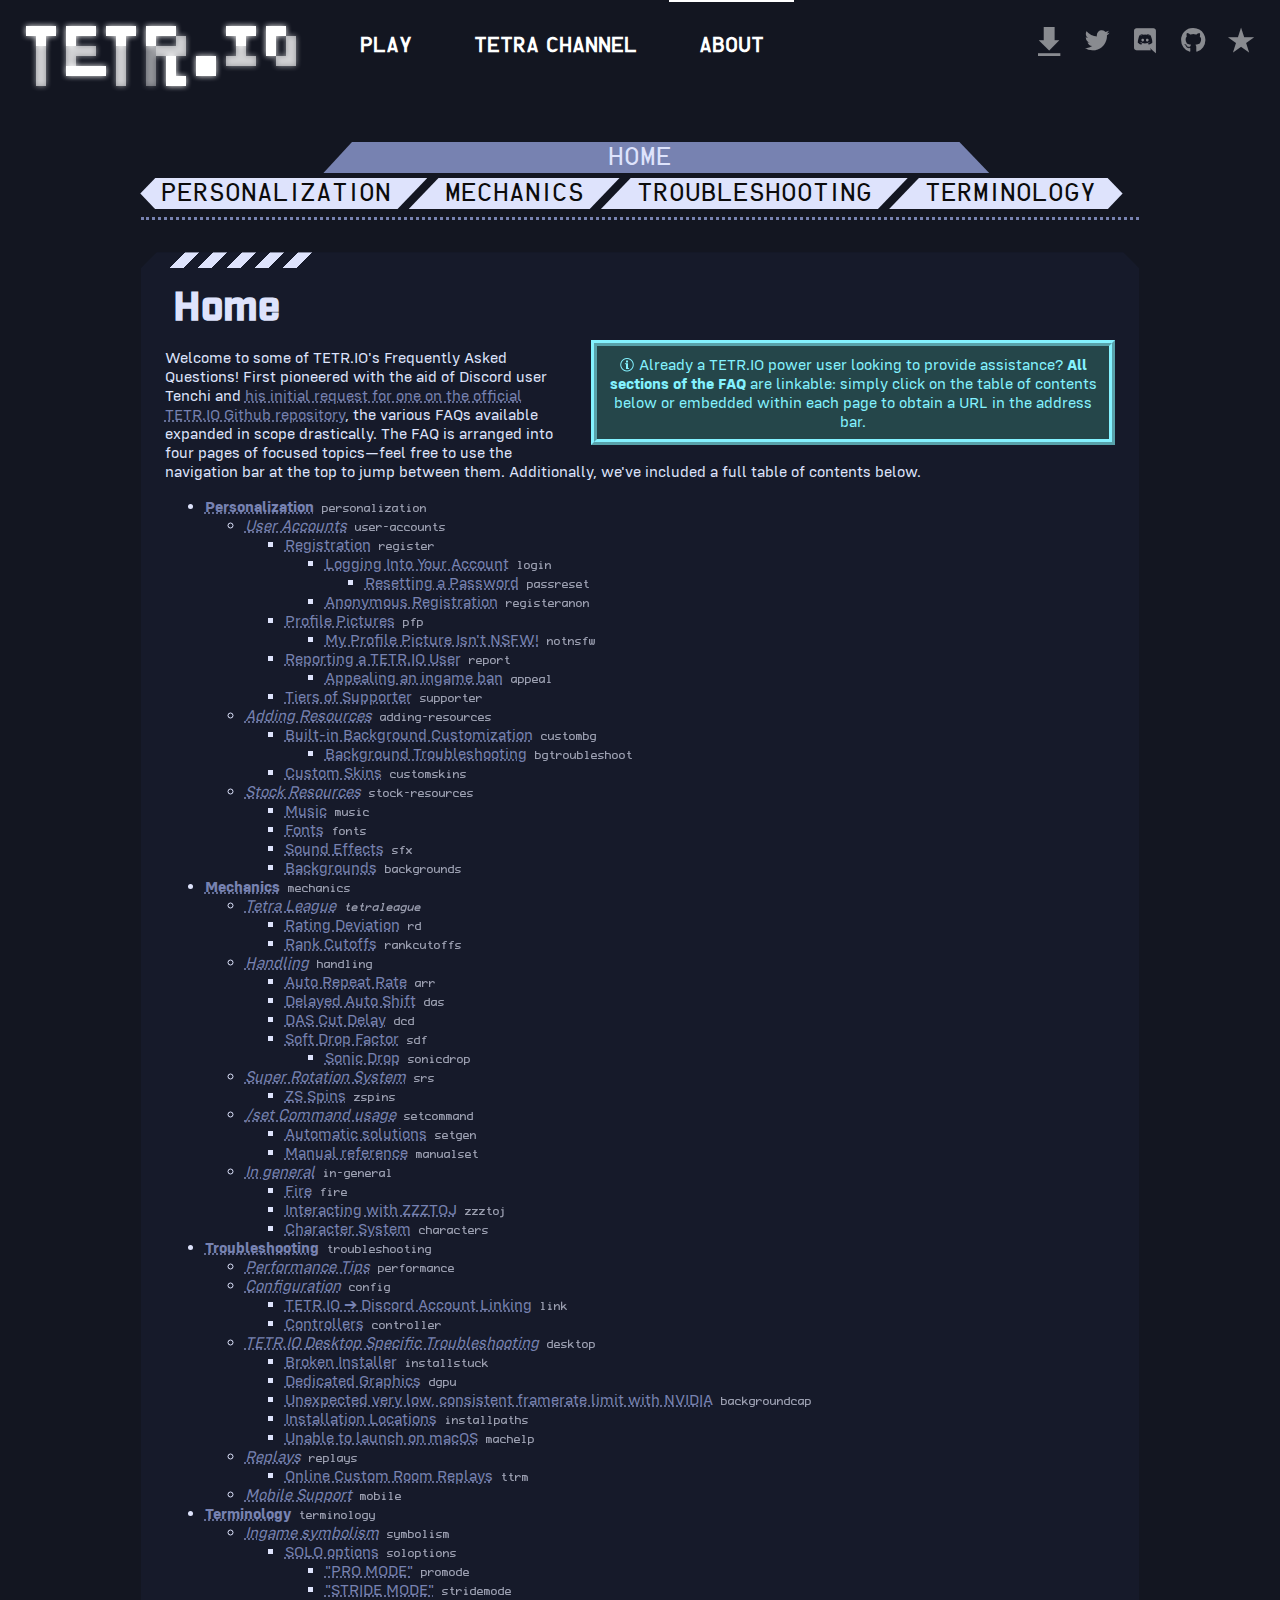
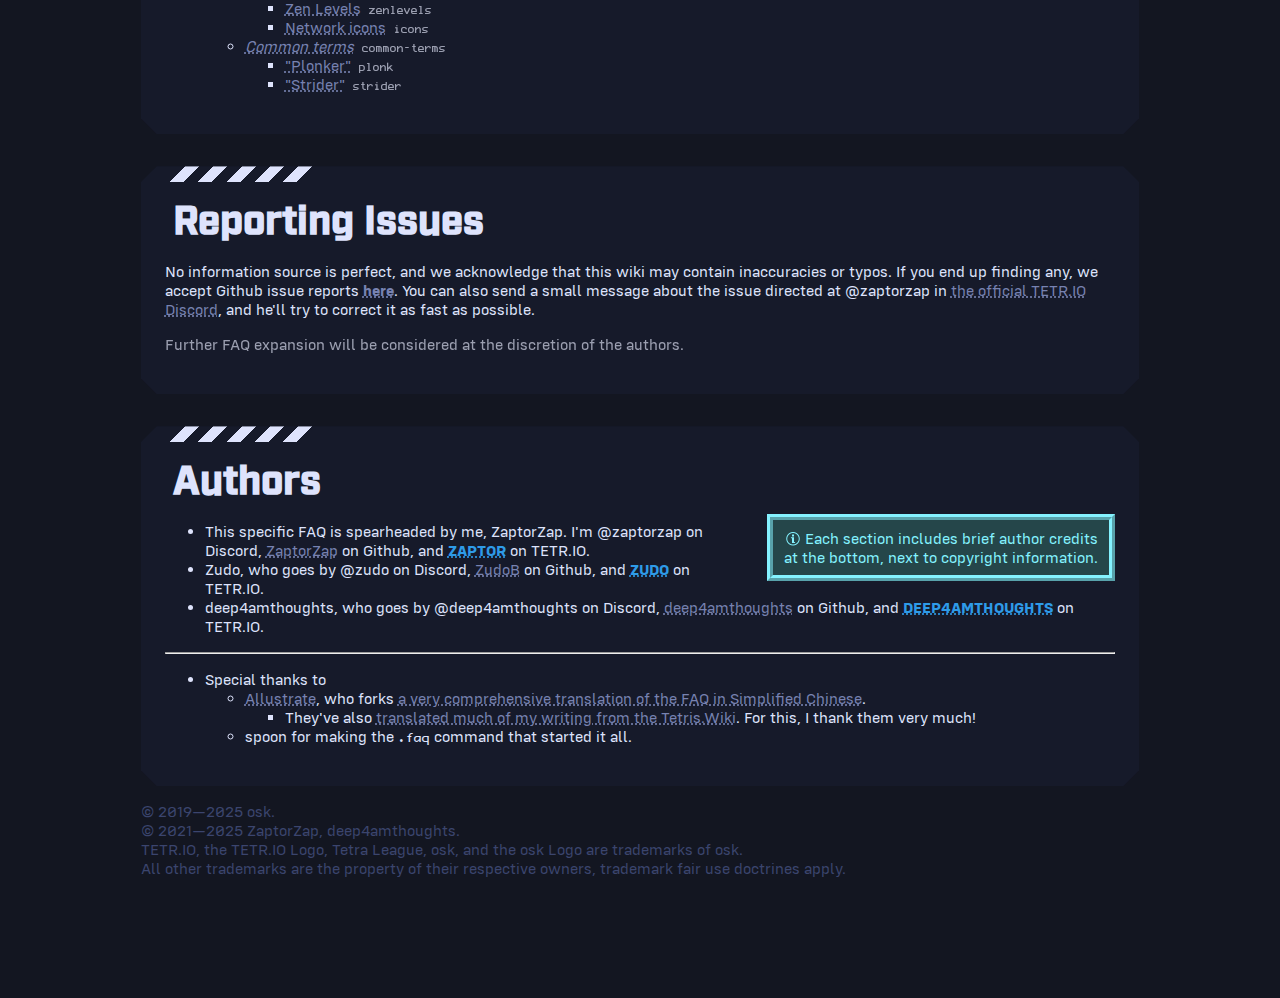
<file: index.html>
<!DOCTYPE html>
<html><head>
<meta http-equiv="content-type" content="text/html; charset=UTF-8">
	<title>FAQ - TETR.IO</title>
	<link rel="stylesheet" type="text/css" href="res/style.css">
	<meta charset="utf-8">
	<meta name="author" content="TETR.IO's Frequently Asked Questions">
	<meta name="description" content="Get answers to the questions you're asking for regarding TETR.IO, the free-to-win modern yet familiar online stacker.">
	<meta property="og:image" content="https://repository-images.githubusercontent.com/430313654/7b437637-79c6-461a-8118-e6e921951c41">
	<meta property="og:description" content="Get answers to the questions you're asking for regarding TETR.IO, the free-to-win modern yet familiar online stacker.">
	<meta property="og:title" content="TETR.IO's Frequently Asked Questions">
	<meta name="twitter:card" content="summary_large_image">
	<meta name="twitter:domain" value="tetrio.github.io">
	<meta name="twitter:description" value="Get answers to the questions you're asking for regarding TETR.IO, the free-to-win modern yet familiar online stacker.">
	<meta name="twitter:image" content="https://repository-images.githubusercontent.com/430313654/7b437637-79c6-461a-8118-e6e921951c41">
	<meta name="twitter:url" value="https://tetrio.github.io/faq">
	<style>
		.dangerdanger {
			background: repeating-linear-gradient-45deg, #960E0E, #960E0E 10px, #750A0A 10px, #750A0A 20px;
			text-align: center !important;
			color: #FFF;
			font-size: 1.1em;
		}
		.warnwarn {
			background: repeating-linear-gradient-45deg, #96580E, #96580E 10px, #75490A 10px, #75490A 20px;
			text-align: center !important;
			color: #FFF;
		}

		.vl h1, .vl h1, .vl h2 {
			margin: 0;
		}
		.vl p {
			margin: 0;
		}

		.typetag {
			display: inline-block;
			padding: 0.1em 0.3em;
			border-radius: 3px;
			box-shadow: 0px 2px 4px #0006;
			background-color: #7782B1;
		}
		.typetag ~ span {
			color: #7782B1;
		}

		.vl li b + span {
			color: #7782B1;
		}
		.vl li b + span + span {
			color: #F31E55;
			font-weight: 900;
		}

		code {
			font-family: 'PFW';
		}

		.warning {
			background-color: #2A1B16;
			color: #FFA904;
			border-radius: 3px;
			padding: 0.5em 1em;
		}

		.hint {
			background-color: #162A1C;
			color: #04FF5D;
			border-radius: 3px;
			padding: 0.5em 1em;
		}
	</style>
</head>
<body>
	<header>
		<a class="major_item pi_play" href="https://tetr.io/">PLAY</a>
		<a class="major_item pi_ch" href="https://ch.tetr.io/">TETRA CHANNEL</a>
		<a class="major_item pi_about active" href="https://tetr.io/about/">ABOUT</a>

		<a class="major_item_r" target="_blank" title="Support TETR.IO or gift supporter status and get cool benefits!" href="https://l.tetr.io/support">ǹ</a>
		<a class="major_item_r" target="_blank" title="View the TETR.IO issue tracker - report bugs and pitch ideas to improve TETR.IO" href="https://github.com/tetrio/issues">Ǻ</a>
		<a class="major_item_r" target="_blank" title="Join the TETR.IO Discord - follow updates, give feedback and have fun" href="https://l.tetr.io/discord">ǻ</a>
		<a class="major_item_r" target="_blank" title="Follow TETR.IO on Twitter - be the first to hear about updates" href="https://twitter.com/tetriogame">Ǽ</a>
		<a class="major_item_r" target="_blank" title="Get TETR.IO Desktop" href="https://tetr.io/about/desktop">Ǿ</a>
	</header>
	<img id="major_logo" src="res/logo.png">

<span style="margin-left: unset" class="itemlist centeralign">
<a class="topitem current" href="">HOME</a>
<a class="pageitem firstpageitem" href="./personalization.html">PERSONALIZATION</a>
<a class="pageitem" href="./mechanics.html">MECHANICS</a>
<a class="pageitem" href="./troubleshooting.html">TROUBLESHOOTING</a>
<a class="pageitem" href="./terminology.html">TERMINOLOGY</a>
</span>

<section style="margin-left: unset">
<h1>Home</h1>
<p style="width: 31em; margin-left: 1.2em;" class="tip-blue"><img class="ii" src="res/faq/tip.png"> Already a TETR.IO power user looking to provide assistance? <b>All sections of the FAQ</b> are linkable: simply click on the table of contents below or embedded within each page to obtain a URL in the address bar. <!-- In addition, many shorthands are provided for automated usage with bots such as <em>bbEngine#8989</em> in the <a class="lna tiplink" href="https://l.tetr.io/discord">official TETR.IO Discord server</a>. They're included in the list below, and in the FAQ itself with the cryptic, shortened titles on headers. --></p>
<p>Welcome to some of TETR.IO's Frequently Asked Questions! First pioneered with the aid of Discord user Tenchi and <a class="lna" href="https://github.com/tetrio/issues/issues/241">his initial request for one on the official TETR.IO Github repository</a>, the various FAQs available expanded in scope drastically. The FAQ is arranged into four pages of focused topics—feel free to use the navigation bar at the top to jump between them. Additionally, we've included a full table of contents below.</p>

<ul>
<li><strong><a class="lna" href="personalization.html">Personalization</a></strong> <code class="unemphasis" style="margin-left: 0.3em; font-size: 85%;">personalization</code><ul>
	<li><em><a class="lna" href="personalization.html#user-accounts">User Accounts</a></em> <code class="unemphasis" style="margin-left: 0.3em; font-size: 85%;">user-accounts</code><ul>
		<li><a class="lna" href="personalization.html#register">Registration</a> <code class="unemphasis" style="margin-left: 0.3em; font-size: 85%;">register</code><ul>
		<li><a class="lna" href="personalization.html#login">Logging Into Your Account</a> <code class="unemphasis" style="margin-left: 0.3em; font-size: 85%;">login</code><ul>
			<li><a class="lna" href="personalization.html#passreset">Resetting a Password</a> <code class="unemphasis" style="margin-left: 0.3em; font-size: 85%;">passreset</code></li></ul></li>
		<li><a class="lna" href="personalization.html#registeranon">Anonymous Registration</a> <code class="unemphasis" style="margin-left: 0.3em; font-size: 85%;">registeranon</code></li></ul></li>
	<li><a class="lna" href="personalization.html#pfp">Profile Pictures</a> <code class="unemphasis" style="margin-left: 0.3em; font-size: 85%;">pfp</code><ul>
		<li><a class="lna" href="personalization.html#notnsfw">My Profile Picture Isn't NSFW!</a> <code class="unemphasis" style="margin-left: 0.3em; font-size: 85%;">notnsfw</code></li></ul></li>
	<li><a class="lna" href="personalization.html#report">Reporting a TETR.IO User</a> <code class="unemphasis" style="margin-left: 0.3em; font-size: 85%;">report</code><ul>
	<li><a class="lna" href="personalization.html#appeal">Appealing an ingame ban</a> <code class="unemphasis" style="margin-left: 0.3em; font-size: 85%;">appeal</code></li></ul></li>
	<li><a class="lna" href="personalization.html#supporter">Tiers of Supporter</a> <code class="unemphasis" style="margin-left: 0.3em; font-size: 85%;">supporter</code></li></ul></li>
	<li><em><a class="lna" href="personalization.html#adding-resources">Adding Resources</a></em> <code class="unemphasis" style="margin-left: 0.3em; font-size: 85%;">adding-resources</code><ul>
		<li><a class="lna" href="personalization.html#custombg">Built-in Background Customization</a> <code class="unemphasis" style="margin-left: 0.3em; font-size: 85%;">custombg</code><ul>
		<li><a class="lna" href="personalization.html#bgtroubleshoot">Background Troubleshooting</a> <code class="unemphasis" style="margin-left: 0.3em; font-size: 85%;">bgtroubleshoot</code></li></ul></li>
		<li><a class="lna" href="personalization.html#customskins">Custom Skins</a> <code class="unemphasis" style="margin-left: 0.3em; font-size: 85%;">customskins</code></li></ul></li>
	<li><em><a class="lna" href="personalization.html#stock-resources">Stock Resources</a></em> <code class="unemphasis" style="margin-left: 0.3em; font-size: 85%;">stock-resources</code><ul>
		<li><a class="lna" href="personalization.html#music">Music</a> <code class="unemphasis" style="margin-left: 0.3em; font-size: 85%;">music</code></li>
		<li><a class="lna" href="personalization.html#fonts">Fonts</a> <code class="unemphasis" style="margin-left: 0.3em; font-size: 85%;">fonts</code></li>
		<li><a class="lna" href="personalization.html#sfx">Sound Effects</a> <code class="unemphasis" style="margin-left: 0.3em; font-size: 85%;">sfx</code></li>
		<li><a class="lna" href="personalization.html#backgrounds">Backgrounds</a> <code class="unemphasis" style="margin-left: 0.3em; font-size: 85%;">backgrounds</code></li></ul></li></ul></li>
<li><strong><a class="lna" href="mechanics.html">Mechanics</a></strong> <code class="unemphasis" style="margin-left: 0.3em; font-size: 85%;">mechanics</code><ul>
	<li><em><a class="lna" href="mechanics.html#tetraleague">Tetra League</a> <code class="unemphasis" style="margin-left: 0.3em; font-size: 85%;">tetraleague</code></em><ul>
		<li><a class="lna" href="mechanics.html#rd">Rating Deviation</a> <code class="unemphasis" style="margin-left: 0.3em; font-size: 85%;">rd</code></li>
		<li><a class="lna" href="mechanics.html#rankcutoffs">Rank Cutoffs</a> <code class="unemphasis" style="margin-left: 0.3em; font-size: 85%;">rankcutoffs</code></li></ul></li>
	<li><em><a class="lna" href="mechanics.html#handling">Handling</a></em> <code class="unemphasis" style="margin-left: 0.3em; font-size: 85%;">handling</code><ul>
		<li><a class="lna" href="mechanics.html#arr">Auto Repeat Rate</a> <code class="unemphasis" style="margin-left: 0.3em; font-size: 85%;">arr</code></li>
		<li><a class="lna" href="mechanics.html#das">Delayed Auto Shift</a> <code class="unemphasis" style="margin-left: 0.3em; font-size: 85%;">das</code></li>
		<li><a class="lna" href="mechanics.html#dcd">DAS Cut Delay</a> <code class="unemphasis" style="margin-left: 0.3em; font-size: 85%;">dcd</code></li>
		<li><a class="lna" href="mechanics.html#sdf">Soft Drop Factor</a> <code class="unemphasis" style="margin-left: 0.3em; font-size: 85%;">sdf</code><ul>
			<li><a class="lna" href="mechanics.html#sonicdrop">Sonic Drop</a> <code class="unemphasis" style="margin-left: 0.3em; font-size: 85%;">sonicdrop</code></li></ul></li></ul></li>
	<li><em><a class="lna" href="mechanics.html#srs">Super Rotation System</a></em> <code class="unemphasis" style="margin-left: 0.3em; font-size: 85%;">srs</code><ul>
		<li><a class="lna" href="mechanics.html#zspins">ZS Spins</a> <code class="unemphasis" style="margin-left: 0.3em; font-size: 85%;">zspins</code></li></ul></li>
	<li><em><a class="lna" href="mechanics.html#setcommand">/set Command usage</a></em> <code class="unemphasis" style="margin-left: 0.3em; font-size: 85%;">setcommand</code><ul>
		<li><a class="lna" href="mechanics.html#setgen">Automatic solutions</a> <code class="unemphasis" style="margin-left: 0.3em; font-size: 85%;">setgen</code></li>
		<li><a class="lna" href="mechanics.html#manualset">Manual reference</a> <code class="unemphasis" style="margin-left: 0.3em; font-size: 85%;">manualset</code></li></ul></li>
	<li><em><a class="lna" href="mechanics.html#ingeneral">In general</a></em>  <code class="unemphasis" style="margin-left: 0.3em; font-size: 85%;">in-general</code><ul>
		<li><a class="lna" href="mechanics.html#fire">Fire</a> <code class="unemphasis" style="margin-left: 0.3em; font-size: 85%;">fire</code></li>
		<li><a class="lna" href="mechanics.html#zzztoj">Interacting with ZZZTOJ</a> <code class="unemphasis" style="margin-left: 0.3em; font-size: 85%;">zzztoj</code></li>
		<li><a class="lna" href="mechanics.html#characters">Character System</a> <code class="unemphasis" style="margin-left: 0.3em; font-size: 85%;">characters</code></li></ul></li></ul></li>
<li><strong><a class="lna" href="troubleshooting.html">Troubleshooting</a></strong> <code class="unemphasis" style="margin-left: 0.3em; font-size: 85%;">troubleshooting</code><ul>
	<li><em><a class="lna" href="troubleshooting.html#performance">Performance Tips</a></em> <code class="unemphasis" style="margin-left: 0.3em; font-size: 85%;">performance</code></li>
	<li><em><a class="lna" href="troubleshooting.html#config">Configuration</a></em> <code class="unemphasis" style="margin-left: 0.3em; font-size: 85%;">config</code><ul>
		<li><a class="lna" href="troubleshooting.html#link">TETR.IO ➔ Discord Account Linking</a> <code class="unemphasis" style="margin-left: 0.3em; font-size: 85%;">link</code></li>
		<li><a class="lna" href="troubleshooting.html#controllers">Controllers</a> <code class="unemphasis" style="margin-left: 0.3em; font-size: 85%;">controller</code></li></ul></li>
	<li><em><a class="lna" href="troubleshooting.html#desktop">TETR.IO Desktop Specific Troubleshooting</a></em> <code class="unemphasis" style="margin-left: 0.3em; font-size: 85%;">desktop</code><ul>
		<li><a class="lna" href="troubleshooting.html#installstuck">Broken Installer</a> <code class="unemphasis" style="margin-left: 0.3em; font-size: 85%;">installstuck</code></li>
		<li><a class="lna" href="troubleshooting.html#dgpu">Dedicated Graphics</a> <code class="unemphasis" style="margin-left: 0.3em; font-size: 85%;">dgpu</code></li>
		<li><a class="lna" href="troubleshooting.html#backgroundcap">Unexpected very low, consistent framerate limit with NVIDIA</a> <code class="unemphasis" style="margin-left: 0.3em; font-size: 85%;">backgroundcap</code></li>
		<li><a class="lna" href="troubleshooting.html#installpaths">Installation Locations</a> <code class="unemphasis" style="margin-left: 0.3em; font-size: 85%;">installpaths</code></li>
		<li><a class="lna" href="troubleshooting.html#machelp">Unable to launch on macOS</a> <code class="unemphasis" style="margin-left: 0.3em; font-size: 85%;">machelp</code></li></ul></li>
	<li><em><a class="lna" href="troubleshooting.html#replays">Replays</a></em> <code class="unemphasis" style="margin-left: 0.3em; font-size: 85%;">replays</code><ul>
		<li><a class="lna" href="troubleshooting.html#ttrm">Online Custom Room Replays</a> <code class="unemphasis" style="margin-left: 0.3em; font-size: 85%;">ttrm</code></li></ul></li>
	<li><em><a class="lna" href="troubleshooting.html#mobile">Mobile Support</a></em> <code class="unemphasis" style="margin-left: 0.3em; font-size: 85%;">mobile</code></li></ul></li>
<li><strong><a class="lna" href="terminology.html">Terminology</a></strong> <code class="unemphasis" style="margin-left: 0.3em; font-size: 85%;">terminology</code><ul>
	<li><em><a class="lna" href="terminology.html#symbolism">Ingame symbolism</a></em> <code class="unemphasis" style="margin-left: 0.3em; font-size: 85%;">symbolism</code><ul>
		<li><a class="lna" href="terminology.html#soloptions">SOLO options</a> <code class="unemphasis" style="margin-left: 0.3em; font-size: 85%;">soloptions</code><ul>
		<li><a class="lna" href="terminology.html#promode">"PRO MODE"</a> <code class="unemphasis" style="margin-left: 0.3em; font-size: 85%;">promode</code></li>
		<li><a class="lna" href="terminology.html#stridemode">"STRIDE MODE"</a> <code class="unemphasis" style="margin-left: 0.3em; font-size: 85%;">stridemode</code></li></ul></li>
	<li><a class="lna" href="terminology.html#zenlevels">Zen Levels</a> <code class="unemphasis" style="margin-left: 0.3em; font-size: 85%;">zenlevels</code></li>
	<li><a class="lna" href="terminology.html#icons">Network icons</a> <code class="unemphasis" style="margin-left: 0.3em; font-size: 85%;">icons</code></li></ul></li>
	<li><em><a class="lna" href="terminology.html#common-terms">Common terms</a></em> <code class="unemphasis" style="margin-left: 0.3em; font-size: 85%;">common-terms</code><ul>
	<li><a class="lna" href="terminology.html#plonk">"Plonker"</a> <code class="unemphasis" style="margin-left: 0.3em; font-size: 85%;">plonk</code></li>
	<li><a class="lna" href="terminology.html#strider">"Strider"</a> <code class="unemphasis" style="margin-left: 0.3em; font-size: 85%;">strider</code></li></ul></li></ul></li>
</ul>
</section>

<section style="margin-left: unset">
<h1>Reporting Issues</h1>
<p>No information source is perfect, and we acknowledge that this wiki may contain inaccuracies or typos. If you end up finding any, we accept Github issue reports <a class="lna" href="https://github.com/tetrio/faq/issues"><b>here</b></a>. You can also send a small message about the issue directed at @zaptorzap in <a class="lna" href="https://l.tetr.io/discord">the official TETR.IO Discord</a>, and he'll try to correct it as fast as possible.</p>
<p class="unemphasis">Further FAQ expansion will be considered at the discretion of the authors.</p>
</section>

<section style="margin-left: unset">
<h1>Authors</h1>
<p style="width: 20em; margin-left: 1.2em;" class="tip-blue"><img class="ii" src="res/faq/tip.png"> Each section includes brief author credits at the bottom, next to copyright information.</p>
<ul>
<li>This specific FAQ is spearheaded by me, ZaptorZap. I'm @zaptorzap on Discord, <a class="lna" href="https://github.com/ZaptorZap">ZaptorZap</a> on Github, and <a class="lna" style="color: #2E9BE8; font-weight: bold;" href="https://ch.tetr.io/u/zaptor">ZAPTOR</a> on TETR.IO.</li>
<li>Zudo, who goes by @zudo on Discord, <a class="lna" href="https://github.com/ZudoB">ZudoB</a> on Github, and <a class="lna" style="color: #2E9BE8; font-weight: bold;" href="https://ch.tetr.io/u/zudo">ZUDO</a> on TETR.IO.</li>
<li>deep4amthoughts, who goes by @deep4amthoughts on Discord, <a class="lna" href="https://github.com/deep4amthoughts">deep4amthoughts</a> on Github, and <a class="lna" style="color: #2E9BE8; font-weight: bold;" href="https://ch.tetr.io/u/deep4amthoughts">DEEP4AMTHOUGHTS</a> on TETR.IO.</li>
</ul>
<hr />
<ul>
<li>Special thanks to <ul>
	<li><a class="lna" href="https://github.com/Allustrate">Allustrate</a>, who forks <a class="lna" href="https://github.com/Allustrate/tetriofaq/wiki/%E9%A6%96%E9%A1%B5">a very comprehensive translation of the FAQ in Simplified Chinese</a>.<ul>
<li>They&#39;ve also <a class="lna" href="https://tetris.huijiwiki.com/wiki/TETR.IO_%E5%BE%BD%E7%AB%A0">translated much of my writing from the Tetris.Wiki</a>. For this, I thank them very much!</li></ul></li>
<li>spoon for making the <code>.faq</code> command that started it all.</li></ul></li>
</ul>

</section>

<div class="disclaimer-footer">
		© 2019—2025 osk.<br>
		© 2021—2025 ZaptorZap, deep4amthoughts.<br>
		TETR.IO, the TETR.IO Logo, Tetra League, osk, and the osk Logo are trademarks of osk.<br>
		All other trademarks are the property of their respective owners, trademark fair use doctrines apply.</div>
</body></html>
</file>
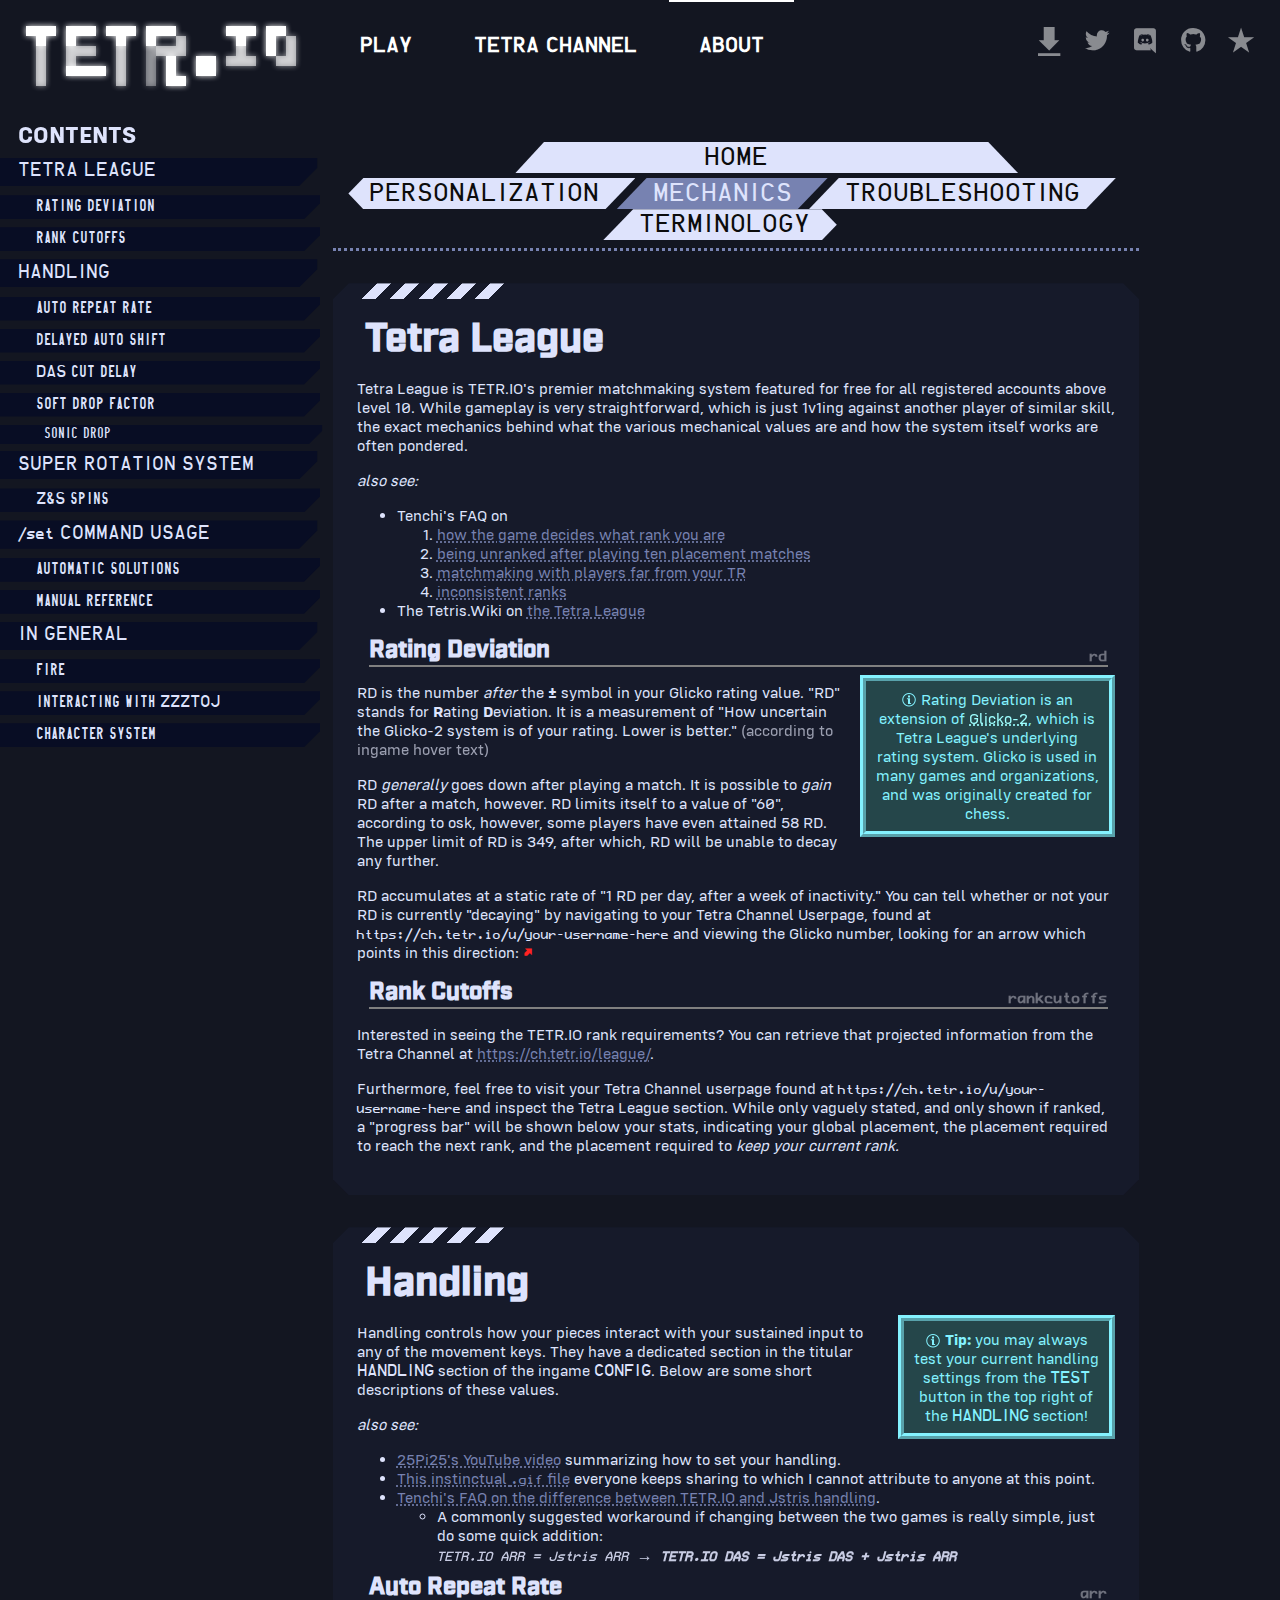
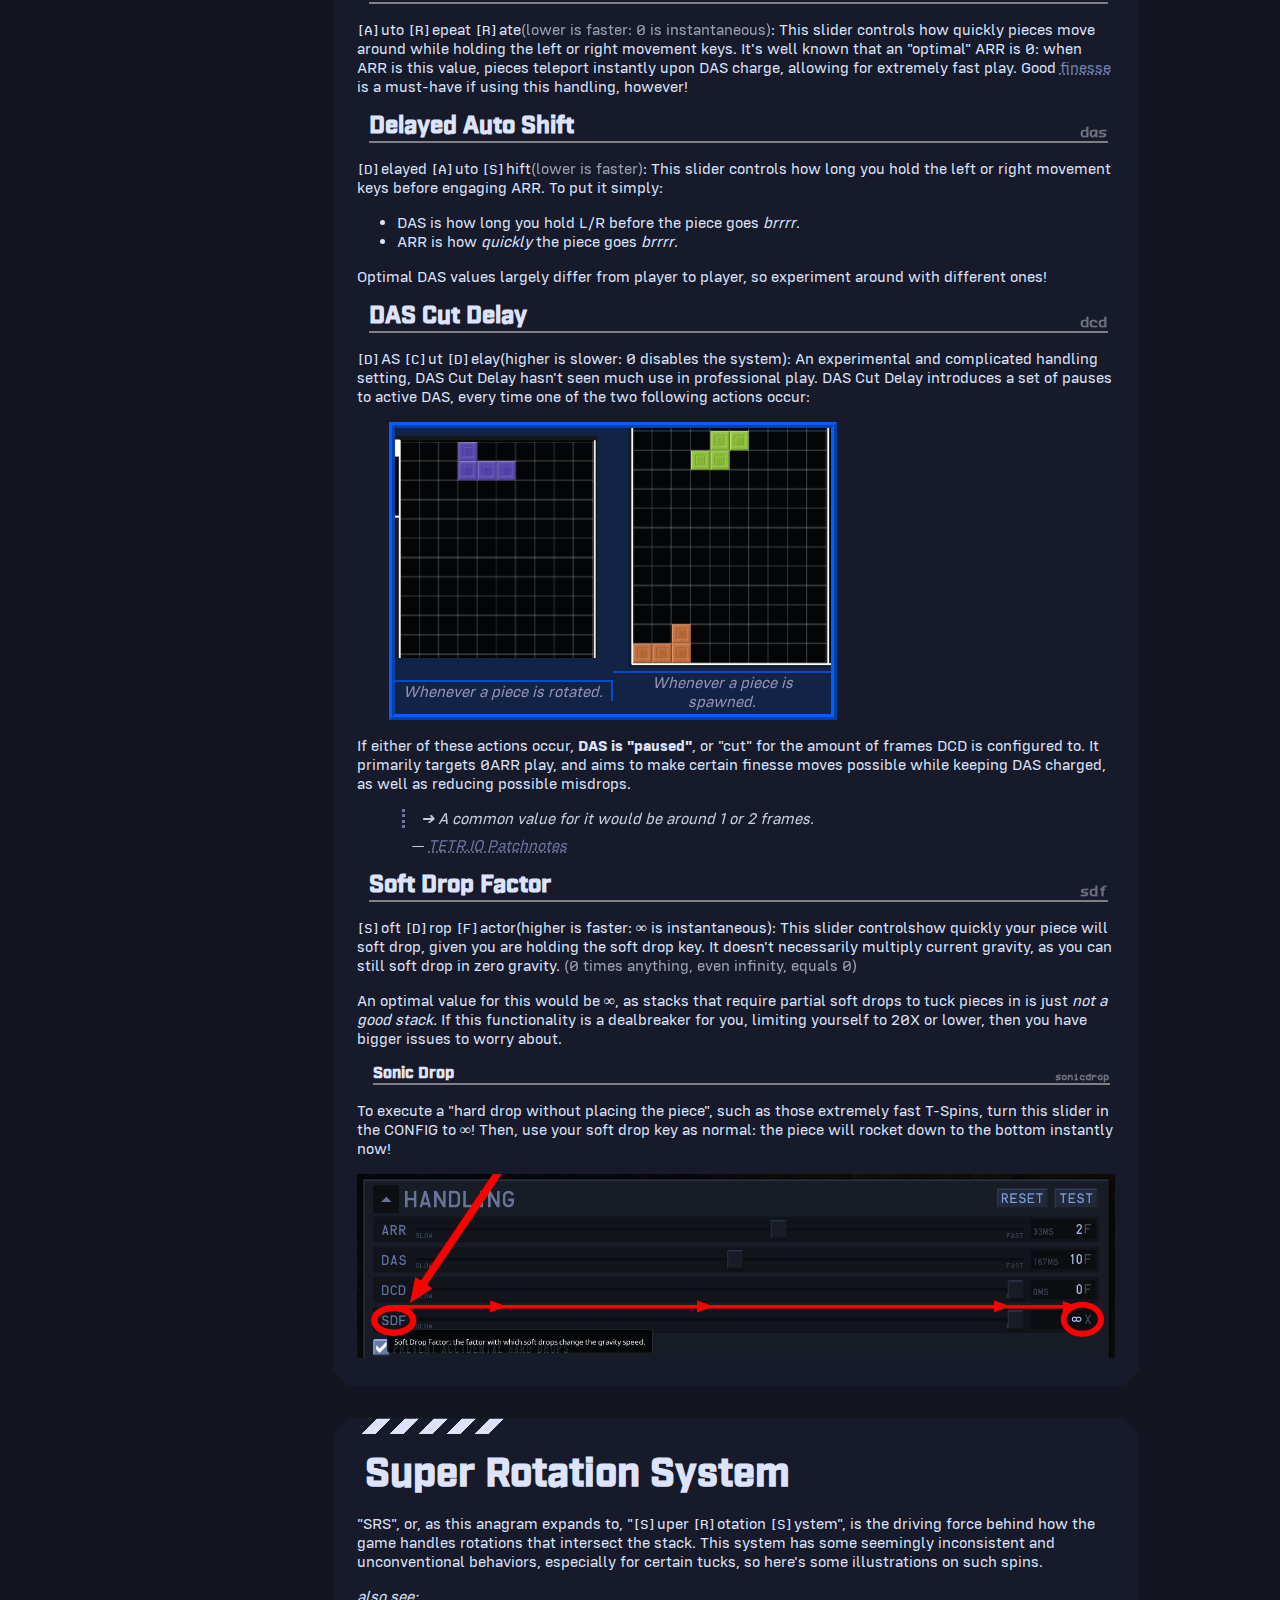
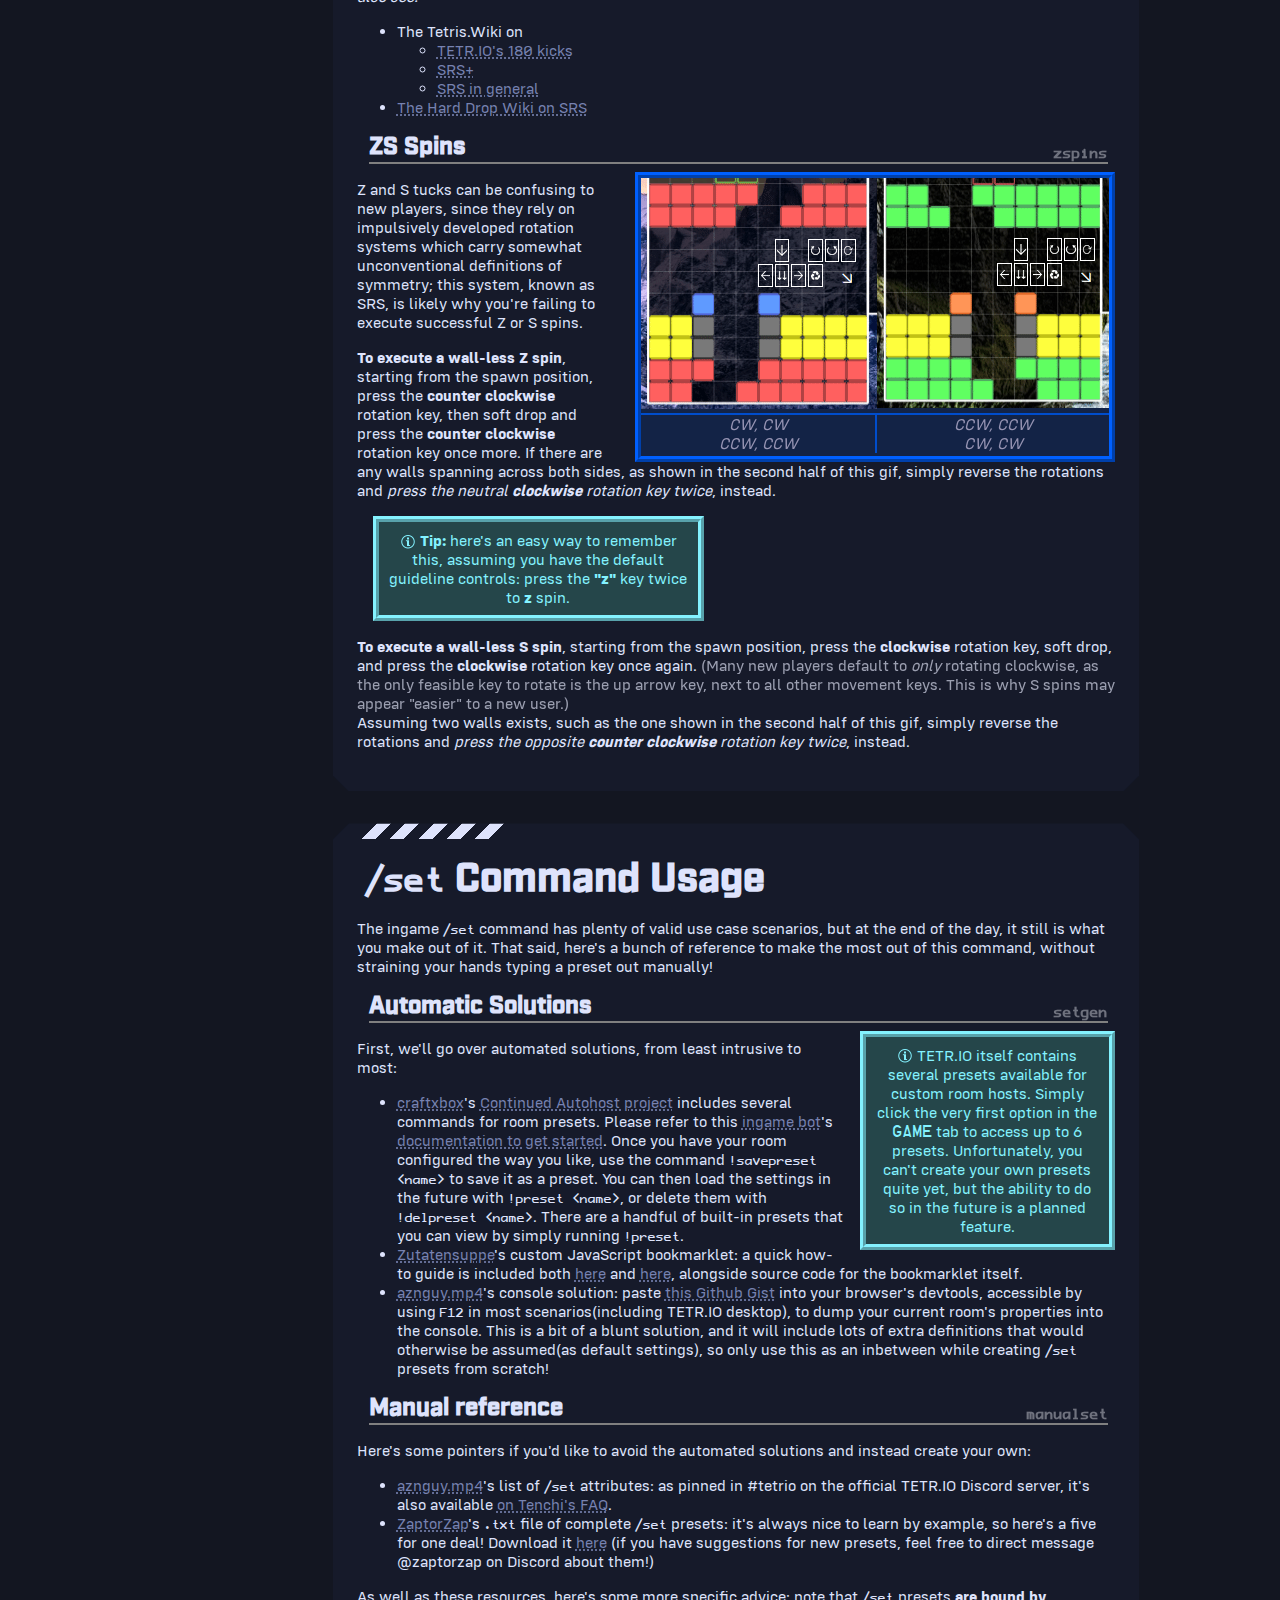
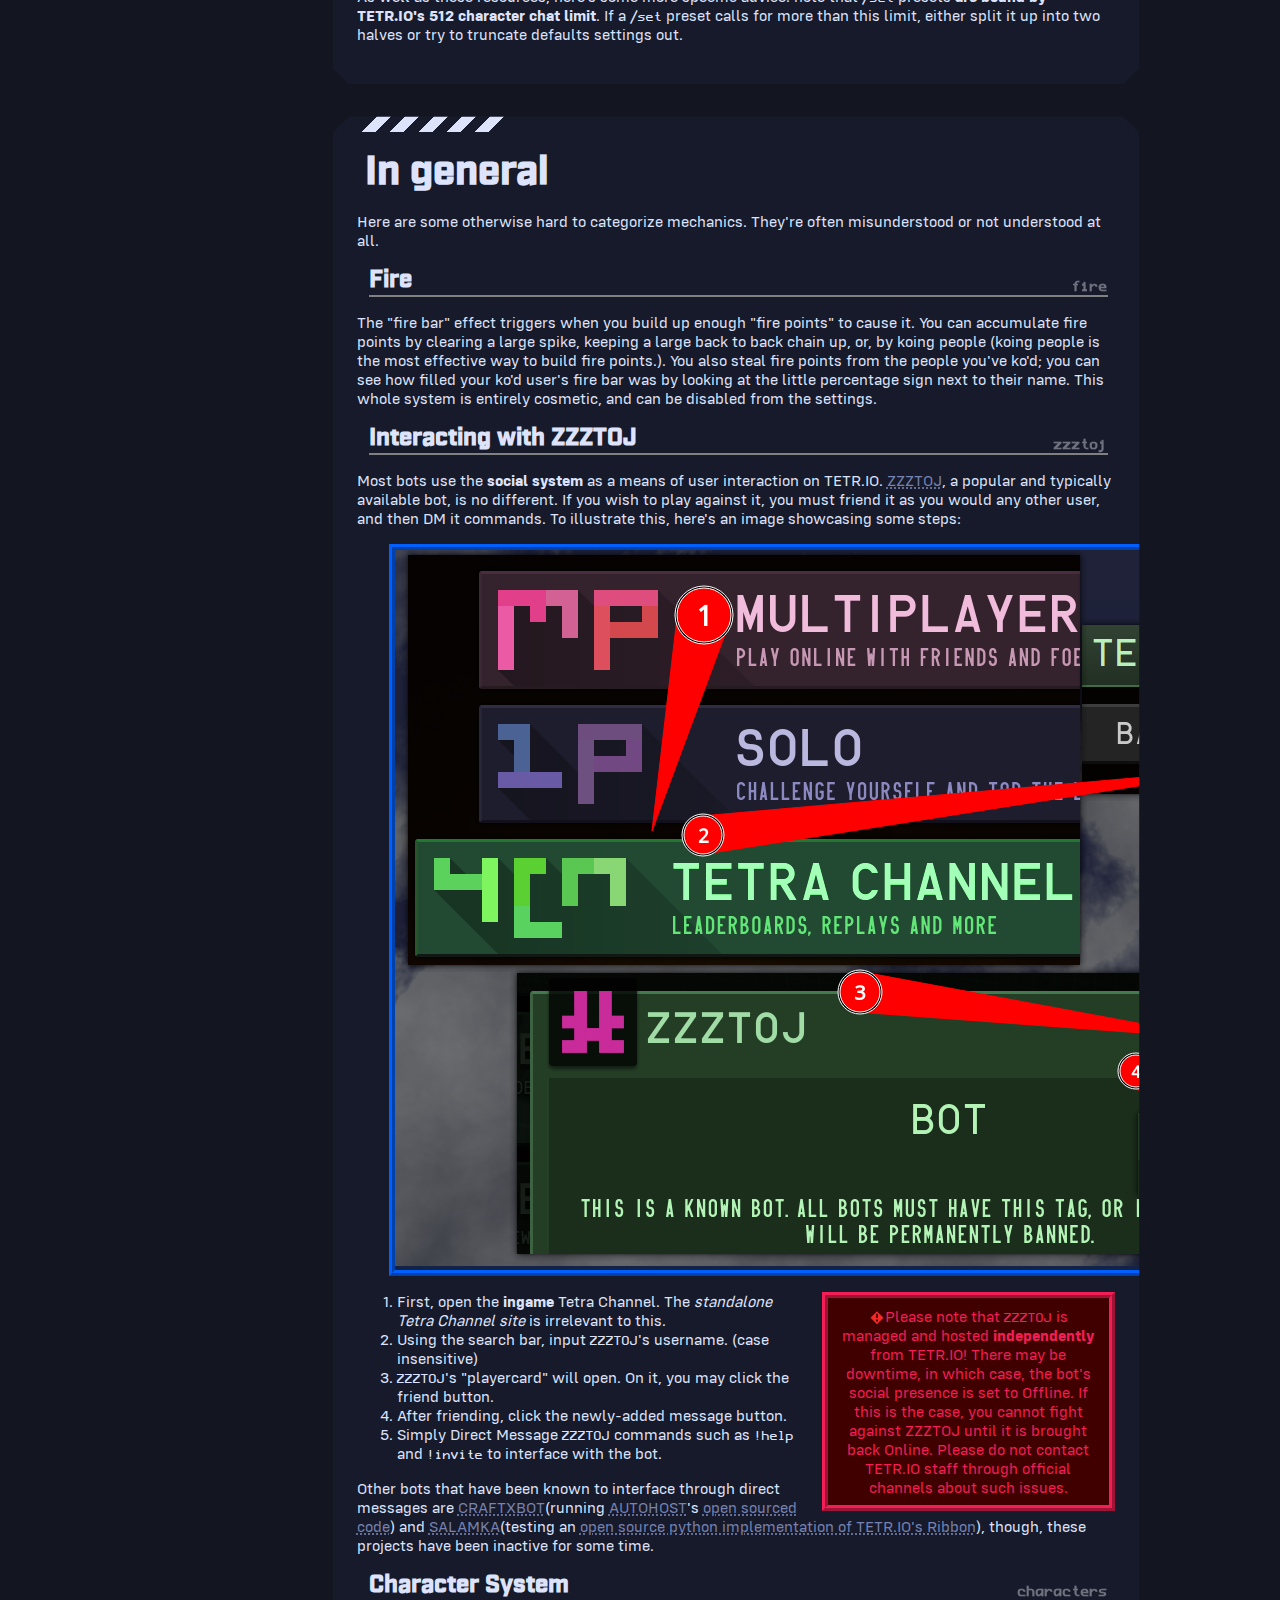
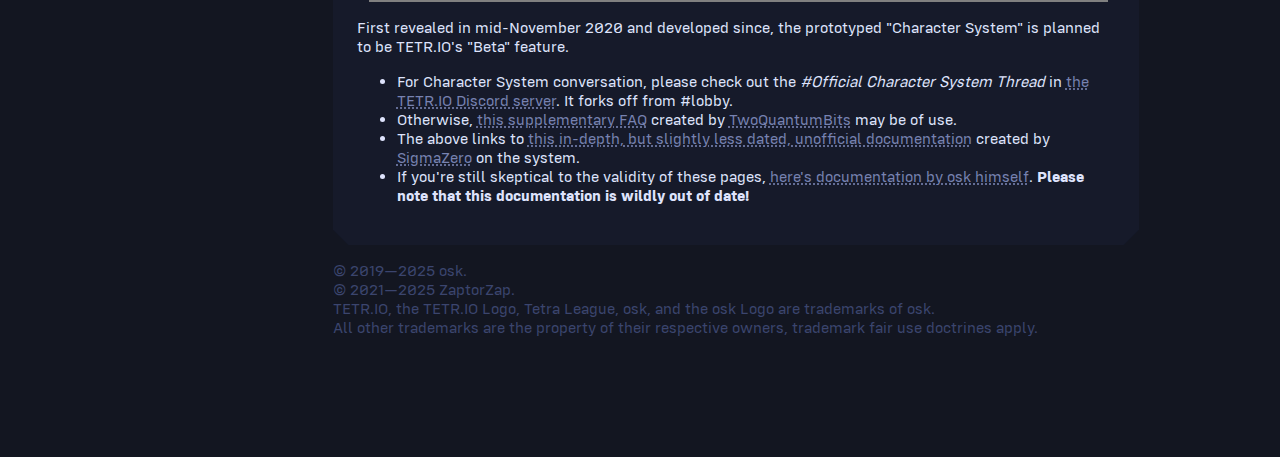
<file: mechanics.html>
<!DOCTYPE html>
<html><head>
<meta http-equiv="content-type" content="text/html; charset=UTF-8">
	<title>ABOUT MECHANICS - TETR.IO</title>
	<link rel="stylesheet" type="text/css" href="res/style.css">
	<meta charset="utf-8">
	<meta name="author" content="TETR.IO's Frequently Asked Questions">
	<meta name="description" content="Feeling confused about TETR.IO's various mechanics? More comprehensive details about the systems are included in this FAQ!">
	<meta property="og:image" content="https://repository-images.githubusercontent.com/430313654/7b437637-79c6-461a-8118-e6e921951c41">
	<meta property="og:description" content="Feeling confused about TETR.IO's various various mechanics? More comprehensive details about the systems are included in this FAQ!">
	<meta property="og:title" content="TETR.IO's Frequently Asked Questions">
	<meta name="twitter:card" content="summary_large_image">
	<meta name="twitter:domain" value="tetrio.github.io">
	<meta name="twitter:description" value="Feeling confused about TETR.IO's various various mechanics? More comprehensive details about the systems are included in this FAQ!">
	<meta name="twitter:image" content="https://repository-images.githubusercontent.com/430313654/7b437637-79c6-461a-8118-e6e921951c41">
	<meta name="twitter:url" value="https://tetrio.github.io/faq">
	<style>
		.dangerdanger {
			background: repeating-linear-gradient(-45deg, #960E0E, #960E0E 10px, #750A0A 10px, #750A0A 20px);
			text-align: center !important;
			color: #FFF;
			font-size: 1.1em;
		}
		.warnwarn {
			background: repeating-linear-gradient(-45deg, #96580E, #96580E 10px, #75490A 10px, #75490A 20px);
			text-align: center !important;
			color: #FFF;
		}

		.vl h1, .vl h2, .vl h3 {
			margin: 0;
		}
		.vl p {
			margin: 0;
		}

		.typetag {
			display: inline-block;
			padding: 0.1em 0.3em;
			border-radius: 3px;
			box-shadow: 0px 2px 4px #0006;
			background-color: #7782B1;
		}
		.typetag ~ span {
			color: #7782B1;
		}

		.vl li b + span {
			color: #7782B1;
		}
		.vl li b + span + span {
			color: #F31E55;
			font-weight: 900;
		}

		code {
			font-family: 'PFW';
		}

		.warning {
			background-color: #2A1B16;
			color: #FFA904;
			border-radius: 3px;
			padding: 0.5em 1em;
		}

		.hint {
			background-color: #162A1C;
			color: #04FF5D;
			border-radius: 3px;
			padding: 0.5em 1em;
		}
	</style>
</head>
<body>
	<header>
		<a class="major_item pi_play" href="https://tetr.io/">PLAY</a>
		<a class="major_item pi_ch" href="https://ch.tetr.io/">TETRA CHANNEL</a>
		<a class="major_item pi_about active" href="https://tetr.io/about/">ABOUT</a>

		<a class="major_item_r" target="_blank" title="Support TETR.IO or gift supporter status and get cool benefits!" href="https://l.tetr.io/support">ǹ</a>
		<a class="major_item_r" target="_blank" title="View the TETR.IO issue tracker - report bugs and pitch ideas to improve TETR.IO" href="https://github.com/tetrio/issues">Ǻ</a>
		<a class="major_item_r" target="_blank" title="Join the TETR.IO Discord - follow updates, give feedback and have fun" href="https://l.tetr.io/discord">ǻ</a>
		<a class="major_item_r" target="_blank" title="Follow TETR.IO on Twitter - be the first to hear about updates" href="https://twitter.com/tetriogame">Ǽ</a>
		<a class="major_item_r" target="_blank" title="Get TETR.IO Desktop" href="https://tetr.io/about/desktop">Ǿ</a>
	</header>
	<img id="major_logo" src="res/logo.png">

<div id="toc">
	<h1>CONTENTS</h1>
	<a href="#tetraleague">TETRA LEAGUE</a>
	<a href="#rd" class="indent">rating deviation</a>
	<a href="#rankcutoffs" class="indent">rank cutoffs</a>
	<a href="#handling">HANDLING</a>
	<a href="#arr" class="indent">auto repeat rate</a>
	<a href="#das" class="indent">delayed auto shift</a>
	<a href="#dcd" class="indent">DAS cut delay</a>
	<a href="#sdf" class="indent">soft drop factor</a>
	<a href="#sonicdrop" class="indent2">sonic drop</a>
	<a href="#srs">SUPER ROTATION SYSTEM</a>
	<a href="#zspins" class="indent">Z&amp;S spins</a>
	<a href="#setcommand"><code>/set</code> COMMAND USAGE</a>
	<a href="#setgen" class="indent">automatic solutions</a>
	<a href="#manualset" class="indent">manual reference</a>
	<a href="#ingeneral">IN GENERAL</a>
	<a href="#fire" class="indent">fire</a>
	<a href="#zzztoj" class="indent">interacting with ZZZTOJ</a>
	<a href="#characters" class="indent">character system</a>
</div>

<span class="itemlist centeralign">
<a class="topitem" href=".">HOME</a>
<a class="pageitem firstpageitem" href="./personalization.html">PERSONALIZATION</a>
<a class="pageitem current" href="">MECHANICS</a>
<a class="pageitem" href="./troubleshooting.html">TROUBLESHOOTING</a>
<a class="pageitem" href="./terminology.html">TERMINOLOGY</a>
</span>

<section id="tetraleague">
<h1>Tetra League</h1>
    <p>Tetra League is TETR.IO's premier matchmaking system featured for free for all registered accounts above level 10. While gameplay is very straightforward, which is just 1v1ing against another player of similar skill, the exact mechanics behind what the various mechanical values are and how the system itself works are often pondered.</p>
    <p><em>also see:</em></p>
<ul>
    <li>Tenchi's FAQ on
    <ol>
		<li><a class="lna" href="https://tetrio.team2xh.net/?t=faq#decide-rank">how the game decides what rank you are</a></li>
		<li><a class="lna" href="https://tetrio.team2xh.net/?t=faq#placement">being unranked after playing ten placement matches</a></li>
		<li><a class="lna" href="https://tetrio.team2xh.net/?t=faq#rank-match">matchmaking with players far from your TR</a></li>
<li>
    <a class="lna" href="https://tetrio.team2xh.net/?t=faq#inconsistent-ranks">inconsistent ranks</a></ol>
</li>
    <li>The Tetris.Wiki on <a class="lna" href="https://tetris.wiki/TETR.IO#TETRA_LEAGUE">the Tetra League</a></li>
</ul>

<h2 id="rd">Rating Deviation<span class="shorthand">rd</span></h2>
	<p style="width: 30%;" class="tip-blue"><img class="ii" src="res/faq/tip.png"> Rating Deviation is an extension of <a class="lna tiplink" href="https://en.wikipedia.org/wiki/Glicko_rating_system">Glicko-2</a>, which is Tetra League's underlying rating system. Glicko is used in many games and organizations, and was originally created for chess.</p>
	<p>RD is the number <em>after</em> the <strong>±</strong> symbol in your Glicko rating value. "RD" stands for <strong>R</strong>ating <strong>D</strong>eviation. It is a measurement of "How uncertain the Glicko-2 system is of your rating. Lower is better." <span class="unemphasis">(according to ingame hover text)</span></p>

	<p>RD <em>generally</em> goes down after playing a match. It is possible to <em>gain</em> RD after a match, however. RD limits itself to a value of "60", according to osk, however, some players have  even attained 58 RD. The upper limit of RD is 349, after which, RD will be unable to decay any further.</p>

	<p>RD accumulates at a static rate of "1 RD per day, after a week of inactivity." You can tell whether or not your RD is currently "decaying" by navigating to your Tetra Channel Userpage, found at <code>https://ch.tetr.io/u/your-username-here</code> and viewing the Glicko number, looking for an arrow which points in this direction: <span style="color: #F22; font-family: HUN;">Ƿ</span></p>

<h2 id="rankcutoffs">Rank Cutoffs<span class="shorthand">rankcutoffs</span></h2>
	<p>Interested in seeing the TETR.IO rank requirements? You can retrieve that projected information from the Tetra Channel at <a class="lna" href="https://ch.tetr.io/league/">https://ch.tetr.io/league/</a>.</p> 
</ul>
	<p>Furthermore, feel free to visit your Tetra Channel userpage found at <code>https://ch.tetr.io/u/your-username-here</code> and inspect the Tetra League section. While only vaguely stated, and only shown if ranked, a "progress bar" will be shown below your stats, indicating your global placement, the placement required to reach the next rank, and the placement required to <em>keep your current rank.</em></p>
</section>

<section id="handling">
<h1>Handling</h1>
	<p style="width: 25%;" class="tip-blue"><img class="ii" src="res/faq/tip.png"> <b>Tip:</b> you may always test your current handling settings from the <span style="font-family: HUN;">TEST</span> button in the top right of the <span style="font-family: HUN;">HANDLING</span> section!</p>
    <p>Handling controls how your pieces interact with your sustained input to any of the movement keys. They have a dedicated section in the titular <span style="font-family: HUN;">HANDLING</span> section of the ingame <span style="font-family: HUN;">CONFIG</span>. Below are some short descriptions of these values.</p>
    <p><em>also see:</em></p>
<ul>
	<li><a class="lna" href="https://www.youtube.com/watch?v=rKQZdRu6_g0" title="How to properly set your TETR.IO Handling!">25Pi25's YouTube video</a> summarizing how to set your handling.</li>
	<li><a class="lna" href="res/faq/mechanics/DAS_and_ARR.gif">This instinctual <code>.gif</code> file</a> everyone keeps sharing to which I cannot attribute to anyone at this point.</li>
	<li><a class="lna" href="http://tetrio.team2xh.net/?t=faq#handling">Tenchi's FAQ on the difference between TETR.IO and Jstris handling</a>.<ul>
		<li>A commonly suggested workaround if changing between the two games is really simple, just do some quick addition:</li>
</ul></li></ul>
<figcaption style="margin-top:-15px;margin-left:5em"><code>TETR.IO ARR = Jstris ARR → <strong>TETR.IO DAS = Jstris DAS + Jstris ARR</strong></code></figcaption>

<h2 id="arr">Auto Repeat Rate<span class="shorthand">arr</span></h2>
	<p><code>[A]</code>uto <code>[R]</code>epeat <code>[R]</code>ate<span class="unemphasis">(lower is faster: 0 is instantaneous)</span>: This slider controls how quickly pieces move around while holding the left or right movement keys. It's well known that an "optimal" ARR is 0: when ARR is this value, pieces teleport instantly upon DAS charge, allowing for extremely fast play. Good <a class="lna" href="https://four.lol/mid-game/finesse" title="Finesse | FOUR">finesse</a> is a must-have if using this handling, however!</p>

<h2 id="das">Delayed Auto Shift<span class="shorthand">das</span></h2>
	<p><code>[D]</code>elayed <code>[A]</code>uto <code>[S]</code>hift<span class="unemphasis">(lower is faster)</span>: This slider controls how long you hold the left or right movement keys before engaging ARR. To put it simply:</p>
<ul>
	<li>DAS is how long you hold L/R before the piece goes <em>brrrr</em>.</li>
	<li>ARR is how <em>quickly</em> the piece goes <em>brrrr</em>.</li>
</ul>
	<p>Optimal DAS values largely differ from player to player, so experiment around with different ones!</p>

<h2 id="dcd">DAS Cut Delay<span class="shorthand">dcd</span></h2>
	<p><code>[D]</code>AS <code>[C]</code>ut <code>[D]</code>elay(higher is slower: 0 disables the system): An experimental and complicated handling setting, DAS Cut Delay hasn't seen much use in professional play. DAS Cut Delay introduces a set of pauses to active DAS, every time one of the two following actions occur:</p>
<div style="display: grid; grid-template-columns: repeat(2, 3fr);align-items: center;" class="gallery">
<img height="222" style="margin-right: 1em;" src="res/faq/mechanics/dcd-1.gif">
<img height="239" style="margin-left: 1em;" src="res/faq/mechanics/dcd-2.gif">
<p class="description" style="border-top: #0060FF solid 2px;border-right: #0060FF solid 2px;margin-top: 4px;">Whenever a piece is rotated.</p>
<p class="description" style="border-top: #0060FF solid 2px;margin-top: 4px;">Whenever a piece is spawned.</p>
</div>
	<p>If either of these actions occur, <strong>DAS is "paused"</strong>, or "cut" for the amount of frames DCD is configured to. It primarily targets 0ARR play, and aims to make certain finesse moves possible while keeping DAS charged, as well as reducing possible misdrops.</p>

<figure>
	<blockquote>➔ A common value for it would be around 1 or 2 frames.</blockquote>
	<figcaption>— <a class="lna" href="https://tetr.io/about/patchnotes/#chlog_5_0_0">TETR.IO Patchnotes</a></figcaption>
</figure>

<h2 id="sdf">Soft Drop Factor<span class="shorthand">sdf</span></h2>
	<p><code>[S]</code>oft <code>[D]</code>rop <code>[F]</code>actor(higher is faster: ∞ is instantaneous): This slider controlshow quickly your piece will soft drop, given you are holding the soft drop key. It doesn't necessarily multiply current gravity, as you can still soft drop in zero gravity. <span class="unemphasis">(0 times anything, even infinity, equals 0)</span></p>
	<p>An optimal value for this would be ∞, as stacks that require partial soft drops to tuck pieces in is just <em>not a good stack.</em> If this functionality is a dealbreaker for you, limiting yourself to 20X or lower, then you have bigger issues to worry about.</p>

<h3 id="sonicdrop">Sonic Drop<span class="shorthand">sonicdrop</span></h3>
	<p>To execute a "hard drop without placing the piece", such as those extremely fast T-Spins, turn this slider in the CONFIG to ∞! Then, use your soft drop key as normal: the piece will rocket down to the bottom instantly now!</p>
<img src="res/faq/mechanics/sonicdrop.png" style="width: 100%;">
</section>

<section id="srs">
<h1>Super Rotation System</h1>
    <p>"SRS", or, as this anagram expands to, "<code>[S]</code>uper <code>[R]</code>otation <code>[S]</code>ystem", is the driving force behind how the game handles rotations that intersect the stack. This system has some seemingly inconsistent and unconventional behaviors, especially for certain tucks, so here's some illustrations on such spins.</p>
    <p><em>also see:</em></p>
<ul>
    <li>The Tetris.Wiki on</li><ul>
		<li><a class="lna" href="https://tetris.wiki/TETR.IO#180_Kicks">TETR.IO's 180 kicks</a></li>
		<li><a class="lna" href="https://tetris.wiki/TETR.IO#SRS.2B">SRS+</a></li>
		<li><a class="lna" href="https://tetris.wiki/Super_Rotation_System">SRS in general</a></li></ul>
    <li><a class="lna" href="https://harddrop.com/wiki/SRS">The Hard Drop Wiki on SRS</a></li>
</ul>

<h2 id="zspins">ZS Spins<span class="shorthand">zspins</span></h2>
<div style="float: right;display: grid; grid-template-columns: repeat(2, 3fr);align-items: center;" class="gallery">
<img align="right" src="res/faq/mechanics/s-spin.gif">
<img align="right" src="res/faq/mechanics/z-spin.gif">
<p class="description" style="border-top: #0060FF solid 2px;border-right: #0060FF solid 2px;margin-top: 4px;">CW, CW<br>CCW, CCW</p>
<p class="description" style="border-top: #0060FF solid 2px;margin-top: 4px;">CCW, CCW<br>CW, CW</p>
</div>
	<p>Z and S tucks can be confusing to new players, since they rely on impulsively developed rotation systems which carry somewhat unconventional definitions of symmetry; this system, known as SRS, is likely why you're failing to execute successful Z or S spins.</p>
	<p><strong>To execute a wall-less Z spin</strong>, starting from the spawn position, press the <strong>counter clockwise</strong> rotation key, then soft drop and press the <strong>counter clockwise</strong> rotation key once more. If there are any walls spanning across both sides, as shown in the second half of this gif, simply reverse the rotations and <em>press the neutral <strong>clockwise</strong> rotation key twice</em>, instead.</p>

	<p style="float: unset;width: 40%;" class="tip-blue"><img class="ii" src="res/faq/tip.png"> <b>Tip:</b> here's an easy way to remember this, assuming you have the default guideline controls: press the <strong>"z"</strong> key twice to <strong>z</strong> spin.</p>

	<p><strong>To execute a wall-less S spin</strong>, starting from the spawn position, press the <strong>clockwise</strong> rotation key, soft drop, and press the <strong>clockwise</strong> rotation key once again. <span class="unemphasis">(Many new players default to <em>only</em> rotating clockwise, as the only feasible key to rotate is the up arrow key, next to all other movement keys. This is why S spins may appear "easier" to a new user.)</span><br />
	Assuming two walls exists, such as the one shown in the second half of this gif, simply reverse the rotations and <em>press the opposite <strong>counter clockwise</strong> rotation key twice</em>, instead.</p>
</section>

<section id="setcommand">
<h1><code>/set</code> Command Usage</h1>
    <p>The ingame <code>/set</code> command has plenty of valid use case scenarios, but at the end of the day, it still is what you make out of it. That said, here's a bunch of reference to make the most out of this command, without straining your hands typing a preset out manually!</p>

<h2 id="setgen">Automatic Solutions<span class="shorthand">setgen</span></h2>
<p style="float: right; width: 30%;" class="tip-blue"><img class="ii" src="res/faq/tip.png"> TETR.IO itself contains several presets available for custom room hosts. Simply click the very first option in the <span style="font-family: HUN;">GAME</span> tab to access up to 6 presets. Unfortunately, you can't create your own presets quite yet, but the ability to do so in the future is a planned feature.</p>
	<p>First, we'll go over automated solutions, from least intrusive to most:</p>
<ul>
	<li><a class="lna" href="https://craftxbox.com/" title="craftxbox's homepage">craftxbox</a>'s <a class="lna" href="https://github.com/craftxbox/Autohost/" title="Source repository -- unrecommended for casual users">Continued Autohost project</a> includes several commands for room presets. Please refer to this <a class="lna" href="https://ch.tetr.io/u/craftxbot">ingame bot</a>'s <a class="lna" href="https://gitlab.com/Zudo/autohost/-/wikis/Get-Started">documentation to get started</a>. Once you have your room configured the way you like, use the command <code>!savepreset &lt;name&gt;</code>  to save it as a preset. You can then load the settings in the future with <code>!preset &lt;name&gt;</code>, or delete them with <code>!delpreset &lt;name&gt;</code>. There are a handful of built-in presets that you can view by simply running <code>!preset</code>.</li>
	<li><a class="lna" href="https://github.com/Zutatensuppe" title="Zutatensuppe's Github profile">Zutatensuppe</a>'s custom JavaScript bookmarklet: a quick how-to guide is included both <a class="lna" href="https://github.com/Zutatensuppe/tetrio-preset">here</a> and <a class="lna" href="https://www.reddit.com/r/Tetris/comments/r3o5w3/preset_tool_for_custom_multiplayer_room_settings/">here</a>, alongside source code for the bookmarklet itself.</li>
	<li><a class="lna" href="http://aznguy.com/" title="aznguy.mp4's homepage">aznguy.mp4</a>'s console solution: paste <a class="lna" href="https://gist.github.com/aznguymp4/e16c2b83d54ed47294129050df1102ee">this Github Gist</a> into your browser's devtools, accessible by using <code>F12</code> in most scenarios(including TETR.IO desktop), to dump your current room's properties into the console. This is a bit of a blunt solution, and it will include lots of extra definitions that would otherwise be assumed(as default settings), so only use this as an inbetween while creating <code>/set</code> presets from scratch!</li>
</ul>
<h2 id="manualset">Manual reference<span class="shorthand">manualset</span></h2>
    <p>Here's some pointers if you'd like to avoid the automated solutions and instead create your own:</p>
<ul>
	<li><a class="lna" href="http://aznguy.com/" title="aznguy.mp4's homepage">aznguy.mp4</a>'s list of <code>/set</code> attributes: as pinned in #tetrio on the official TETR.IO Discord server, it's also available <a class="lna" href="https://tetrio.team2xh.net/?t=faq#commands">on Tenchi's FAQ</a>.</li>
	<li><a class="lna" href="https://github.com/ZaptorZap/tetriofaq" title="ZaptorZap's github profile">ZaptorZap</a>'s <code>.txt</code> file of complete <code>/set</code> presets: it's always nice to learn by example, so here's a five for one deal! Download it <a class="lna" href="https://cdn.discordapp.com/attachments/763146093655359488/917684858099232798/tetrio_multiplayer_rule_presets.txt">here</a> (if you have suggestions for new presets, feel free to direct message @zaptorzap on Discord about them!)</li>
</ul>
	<p>As well as these resources, here's some more specific advice: note that <code>/set</code> presets <strong>are bound by TETR.IO's 512 character chat limit</strong>. If a <code>/set</code> preset calls for more than this limit, either split it up into two halves or try to truncate defaults settings out.</p>
</section>

<section id="ingeneral">
<h1>In general</h1>
    <p>Here are some otherwise hard to categorize mechanics. They're often misunderstood or not understood at all.</p>

<h2 id="fire">Fire<span class="shorthand">fire</span></h2>
	<p>The "fire bar" effect triggers when you build up enough "fire points" to cause it. You can accumulate fire points by clearing a large spike, keeping a large back to back chain up, or, by koing people (koing people is the most effective way to build fire points.). You also steal fire points from the people you've ko'd; you can see how filled your ko'd user's fire bar was by looking at the little percentage sign next to their name. This whole system is entirely cosmetic, and can be disabled from the settings.</p>

<h2 id="zzztoj">Interacting with ZZZTOJ<span class="shorthand">zzztoj</span></h2>
	<p>Most bots use the <b>social system</b> as a means of user interaction on TETR.IO. <a class="lna" href="https://ch.tetr.io/u/zzztoj" title="ZZZTOJ on the Tetra Channel">ZZZTOJ</a>, a popular and typically available bot, is no different. If you wish to play against it, you must friend it as you would any other user, and then DM it commands. To illustrate this, here's an image showcasing some steps:</p>
	<div class="gallery"><img width="1104" height="716" src="res/faq/mechanics/zzztoj.png"></div>
	<p style="float: right;margin-top: 1em;width: 35%;" class="warning-red"><img class="ii" src="res/faq/warning.png">Please note that <code>ZZZTOJ</code> is managed and hosted <b>independently</b> from TETR.IO! There may be downtime, in which case, the bot's social presence is set to Offline. If this is the case, you cannot fight against ZZZTOJ until it is brought back Online. Please do not contact TETR.IO staff through official channels about such issues.</p>
	<ol>
		<li>First, open the <b>ingame</b> Tetra Channel. The <em>standalone Tetra Channel site</em> is irrelevant to this.</li>
		<li>Using the search bar, input <code>ZZZTOJ</code>'s username. (case insensitive)</li>
		<li><code>ZZZTOJ</code>'s "playercard" will open. On it, you may click the friend button.</li>
		<li>After friending, click the newly-added message button.</li>
		<li>Simply Direct Message <code>ZZZTOJ</code> commands such as <code>!help</code> and <code>!invite</code> to interface with the bot.</li>
	</ol>
	<p>Other bots that have been known to interface through direct messages are <a class="lna" href="https://ch.tetr.io/u/craftxbot" title="CRAFTXBOT on the Tetra Channel">CRAFTXBOT</a>(running <a class="lna" href="https://ch.tetr.io/u/autohost" title="AUTOHOST on the Tetra Channel">AUTOHOST</a>'s <a class="lna" href="https://github.com/craftxbox/Autohost/" title="craftxbox's fork of Zudo's original repository on GitHub.">open sourced code</a>) and <a class="lna" href="https://ch.tetr.io/u/SALAMKA" title="ZZZTOJ on the Tetra Channel">SALAMKA</a>(testing an <a class="lna" href="https://github.com/apes0/tetry" title="tetry's repository on GitHub.">open source python implementation of TETR.IO's Ribbon</a>), though, these projects have been inactive for some time.</p>

<h2 id="characters">Character System<span class="shorthand">characters</span></h2>
	<p>First revealed in mid-November 2020 and developed since, the prototyped "Character System" is planned to be TETR.IO's "Beta" feature.</p>
<ul>
	<li>For Character System conversation, please check out the <em>#Official Character System Thread</em> in <a class="lna" href="https://l.tetr.io/discord">the TETR.IO Discord server</a>. It forks off from #lobby.</li>
	<li>Otherwise, <a class="lna" href="https://docs.google.com/document/d/1gRX1lorozF2NeJqgdkGyqrqkD-dD0wjYRimNQHGPj0w/edit">this supplementary FAQ</a> created by <a class="lna" href="https://2qb.carrd.co/" title="TwoQuantumBits's webpage">TwoQuantumBits</a> may be of use.</li>
	<li>The above links to <a class="lna" href="https://docs.google.com/spreadsheets/d/1LjoLa3cXIp9vhmNoadk2PWRyFHFnYlOfnavs3Ga2gis/edit#gid=353436719">this in-depth, but slightly less dated, unofficial documentation</a> created by <a class="lna" href="https://www.youtube.com/channel/UC9Qal7IJul-6iC3YvYZ4Q1A" title="SigmaZero's linked YouTube page">SigmaZero</a> on the system.</li>
	<li>If you're still skeptical to the validity of these pages, <a class="lna" href="https://characters.osk.sh/">here's documentation by osk himself</a>. <strong>Please note that this documentation is wildly out of date!</strong></li>
</ul>
</section>

<div style="margin-left: 12em;" class="disclaimer-footer">
		© 2019—2025 osk.<br>
		© 2021—2025 ZaptorZap.<br>
		TETR.IO, the TETR.IO Logo, Tetra League, osk, and the osk Logo are trademarks of osk.<br>
		All other trademarks are the property of their respective owners, trademark fair use doctrines apply.
</div>
</body></html>
</file>
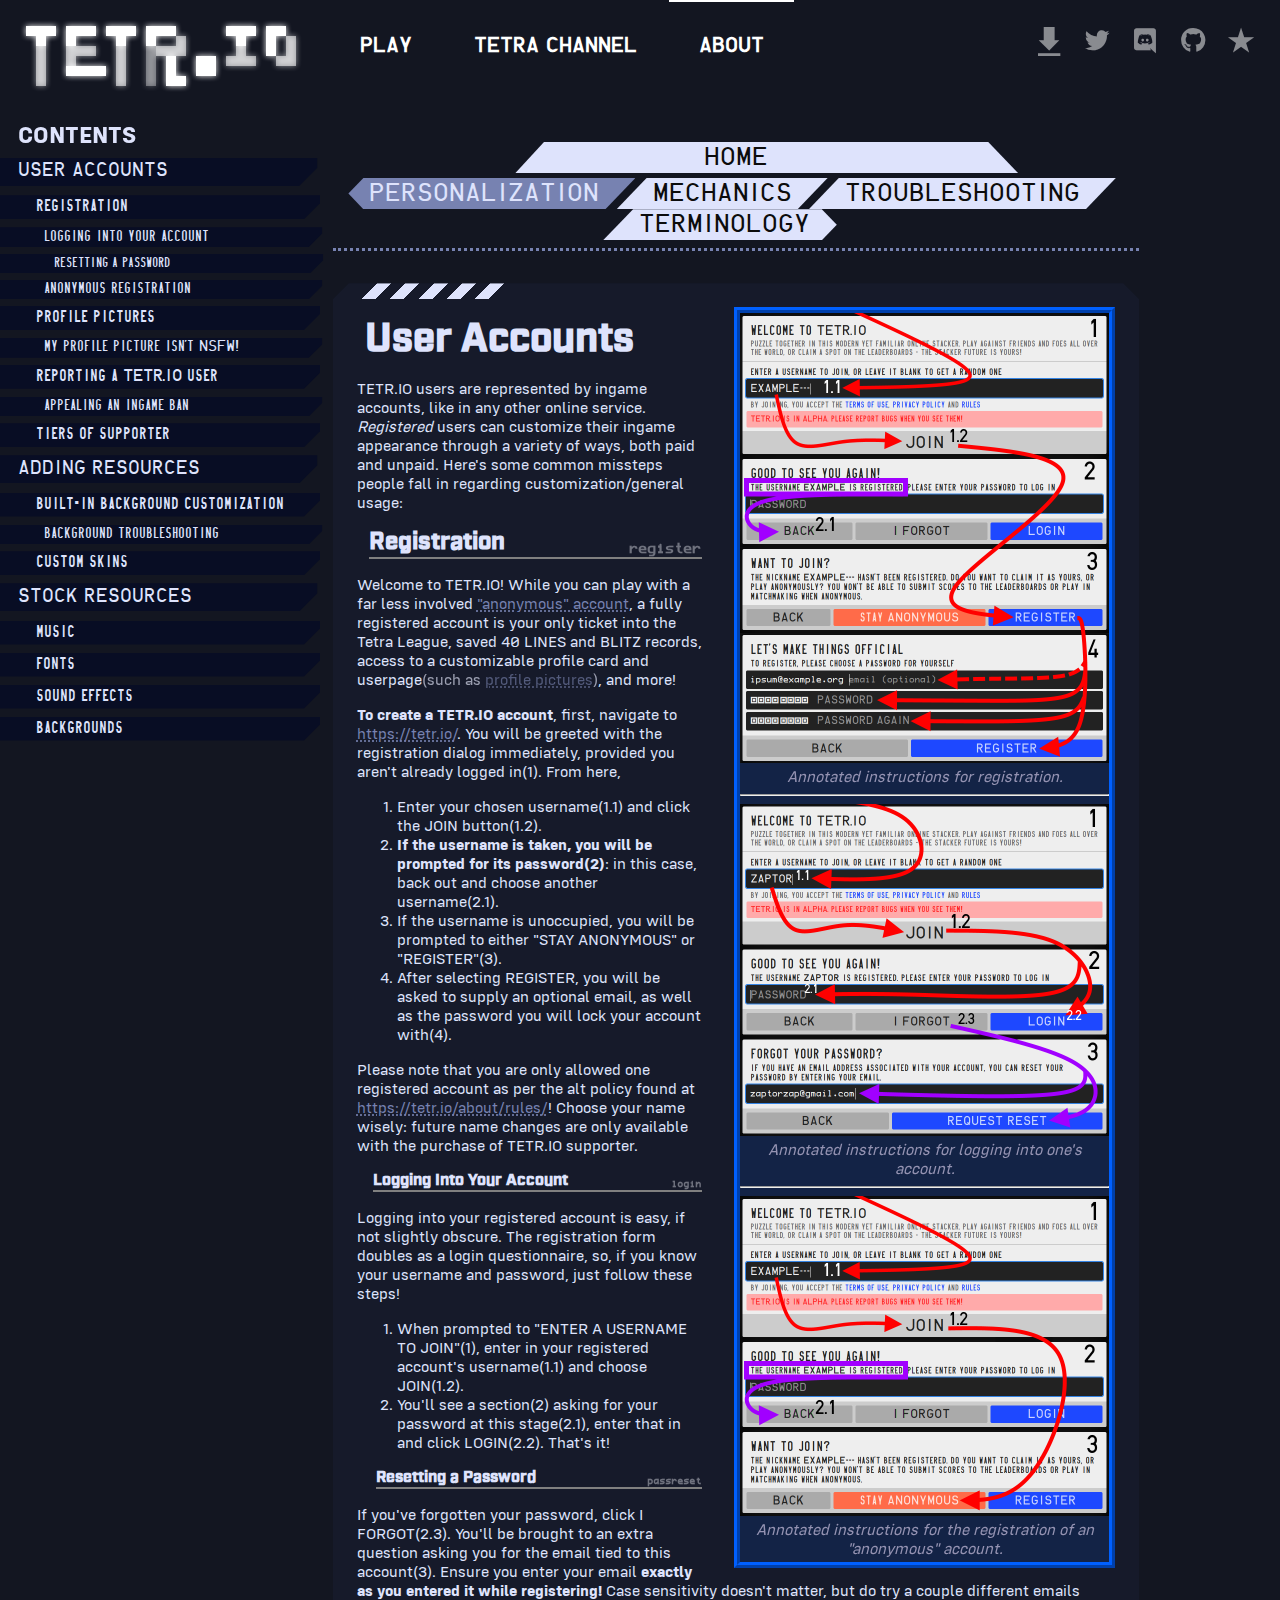
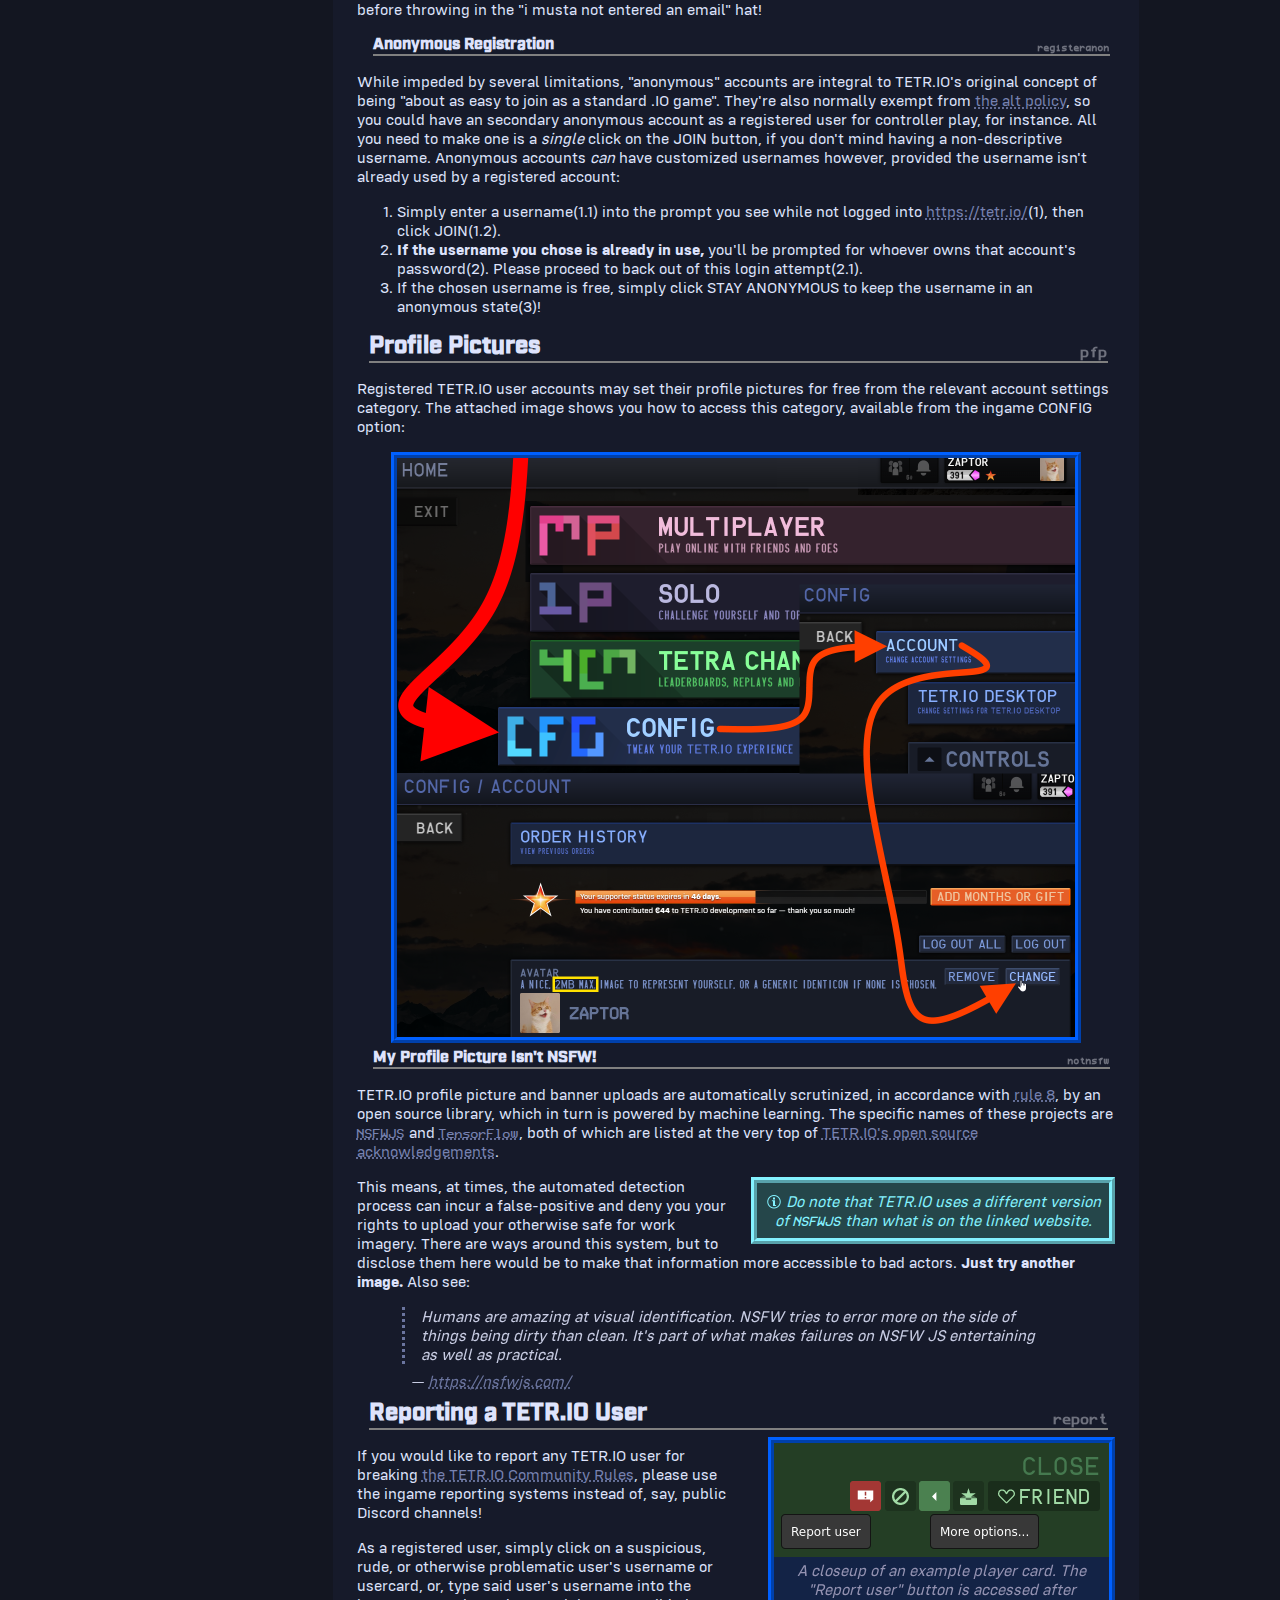
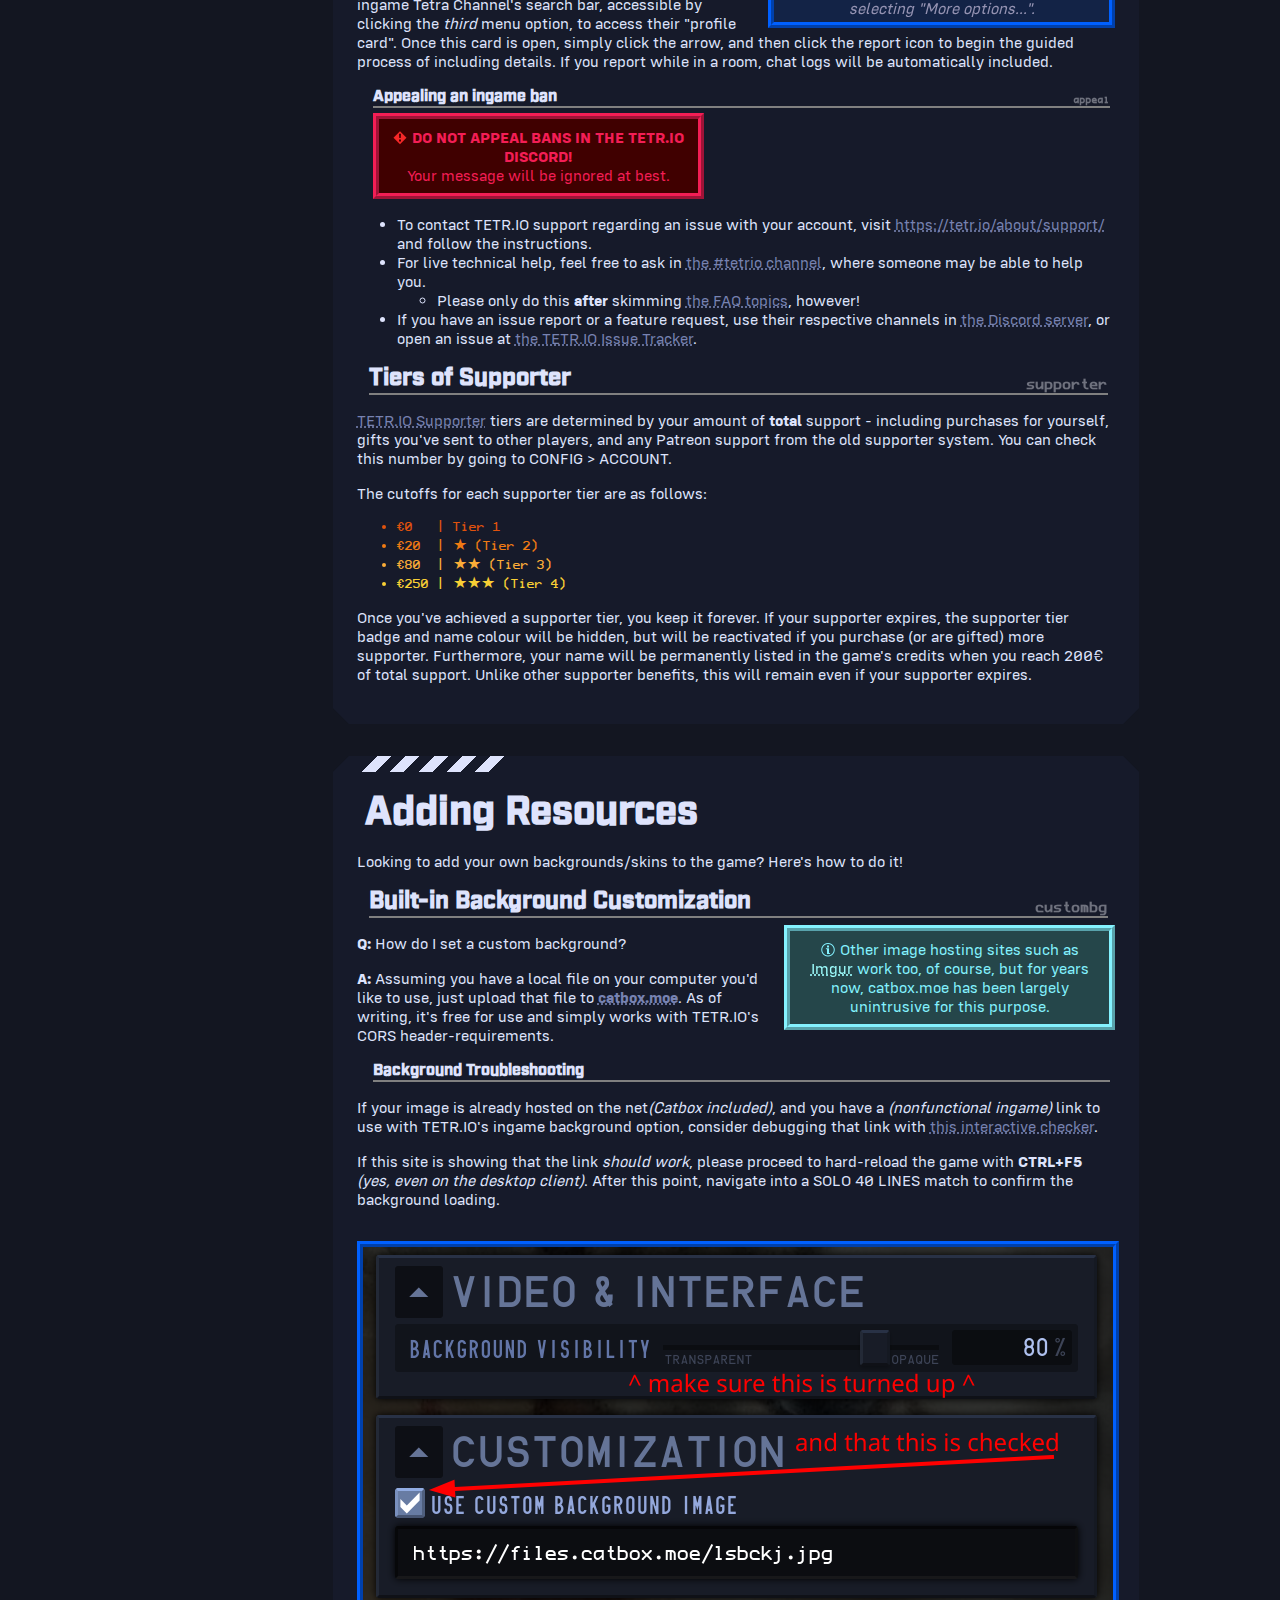
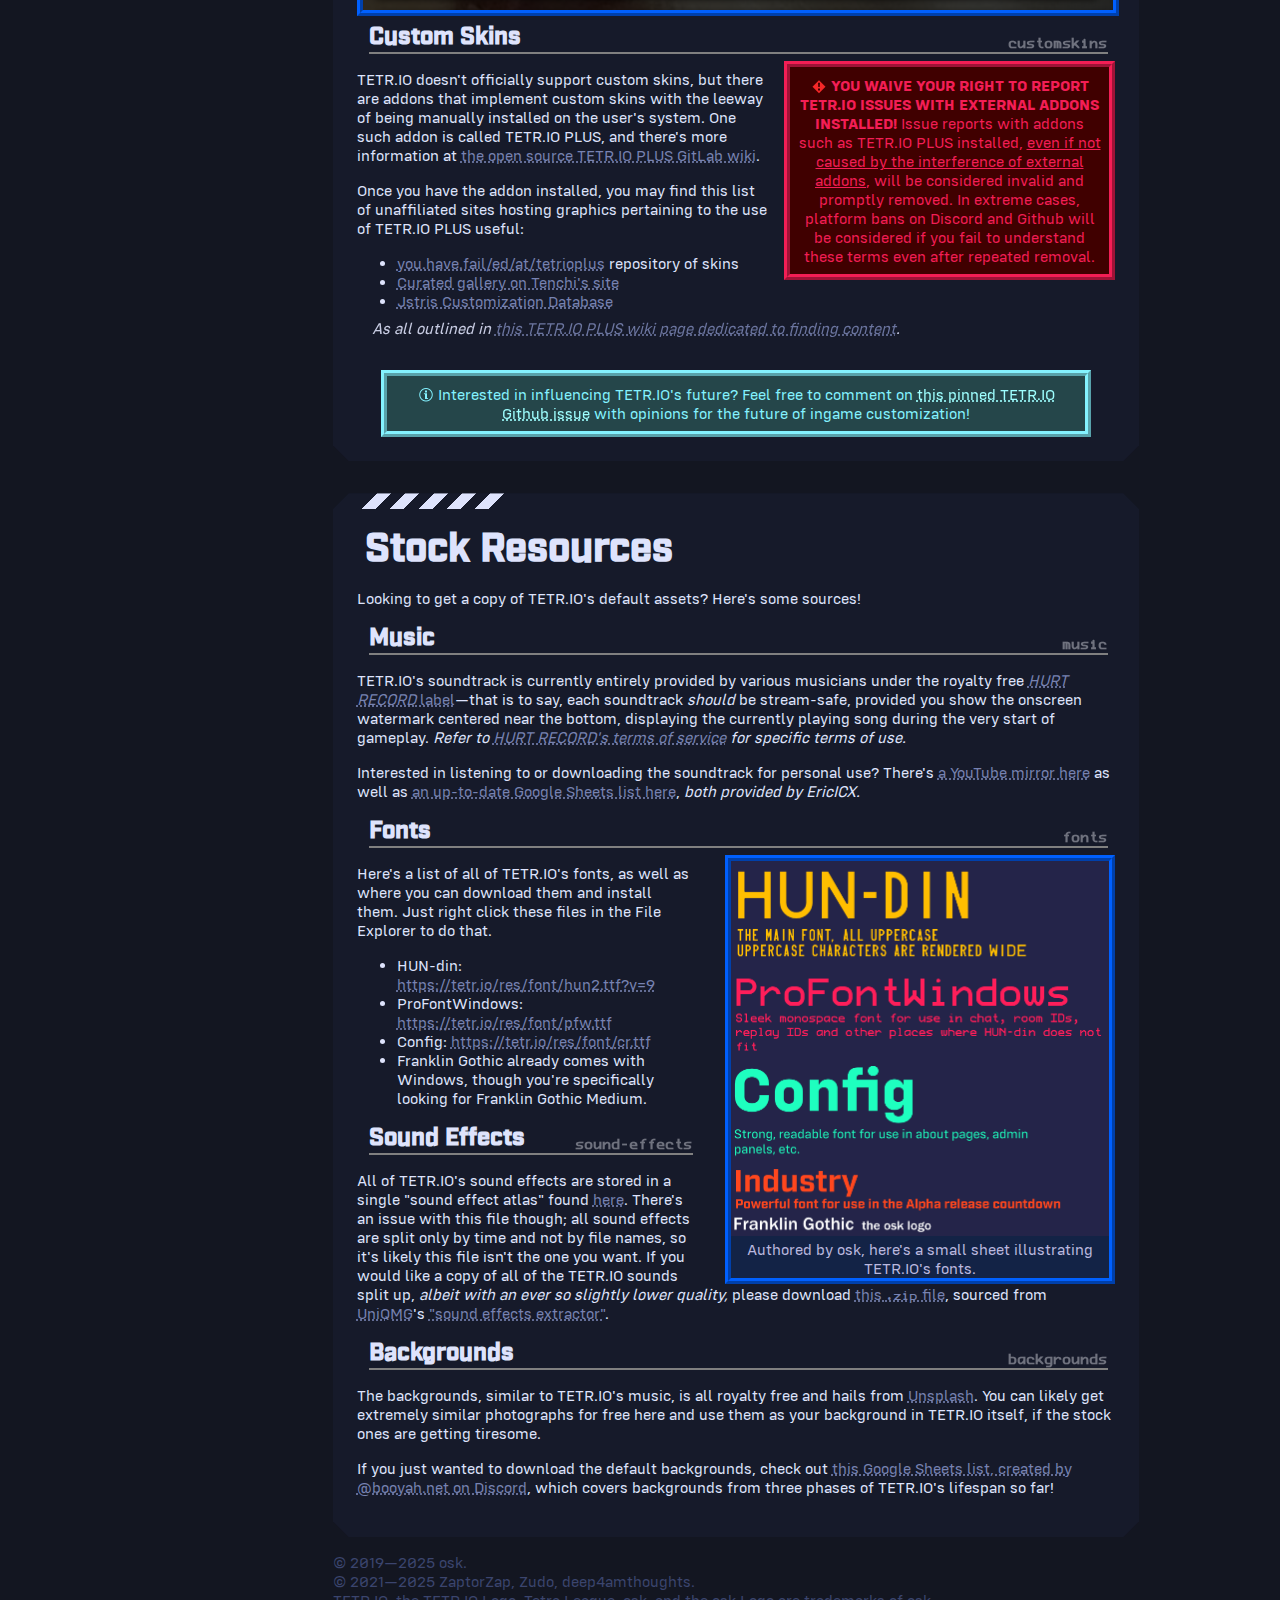
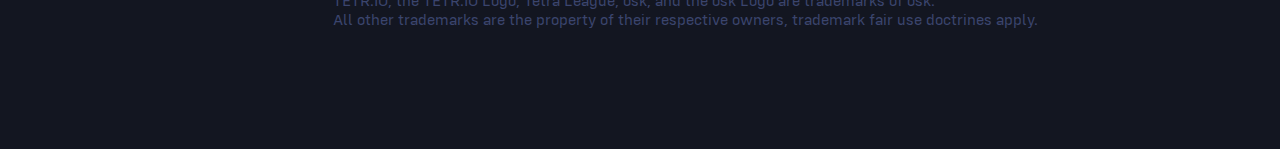
<file: personalization.html>
<!DOCTYPE html>
<html><head>
<meta http-equiv="content-type" content="text/html; charset=UTF-8">
	<title>ABOUT PERSONALIZATION - TETR.IO</title>
	<link rel="stylesheet" type="text/css" href="res/style.css">
	<meta charset="utf-8">
	<meta name="author" content="TETR.IO's Frequently Asked Questions">
	<meta name="description" content="Looking to personalize TETR.IO to a greater degree? Instructions on how to do just that are in this page!">
	<meta property="og:image" content="https://repository-images.githubusercontent.com/430313654/7b437637-79c6-461a-8118-e6e921951c41">
	<meta property="og:description" content="Looking to personalize TETR.IO to a greater degree? Instructions on how to do just that are in this page!">
	<meta property="og:title" content="TETR.IO's Frequently Asked Questions">
	<meta name="twitter:card" content="summary_large_image">
	<meta name="twitter:domain" value="tetrio.github.io">
	<meta name="twitter:description" value="Looking to personalize TETR.IO to a greater degree? Instructions on how to do just that are in this page!">
	<meta name="twitter:image" content="https://repository-images.githubusercontent.com/430313654/7b437637-79c6-461a-8118-e6e921951c41">
	<meta name="twitter:url" value="https://tetrio.github.io/faq">
	<style>
		.dangerdanger {
			background: repeating-linear-gradient(-45deg, #960E0E, #960E0E 10px, #750A0A 10px, #750A0A 20px);
			text-align: center !important;
			color: #FFF;
			font-size: 1.1em;
		}
		.warnwarn {
			background: repeating-linear-gradient(-45deg, #96580E, #96580E 10px, #75490A 10px, #75490A 20px);
			text-align: center !important;
			color: #FFF;
		}

		.vl h1, .vl h1, .vl h2 {
			margin: 0;
		}
		.vl p {
			margin: 0;
		}

		.typetag {
			display: inline-block;
			padding: 0.1em 0.3em;
			border-radius: 3px;
			box-shadow: 0px 2px 4px #0006;
			background-color: #7782B1;
		}
		.typetag ~ span {
			color: #7782B1;
		}

		.vl li b + span {
			color: #7782B1;
		}
		.vl li b + span + span {
			color: #F31E55;
			font-weight: 900;
		}

		code {
			font-family: 'PFW';
		}

		.warning {
			background-color: #2A1B16;
			color: #FFA904;
			border-radius: 3px;
			padding: 0.5em 1em;
		}

		.hint {
			background-color: #162A1C;
			color: #04FF5D;
			border-radius: 3px;
			padding: 0.5em 1em;
		}
	</style>
</head>
<body>
	<header>
		<a class="major_item pi_play" href="https://tetr.io/">PLAY</a>
		<a class="major_item pi_ch" href="https://ch.tetr.io/">TETRA CHANNEL</a>
		<a class="major_item pi_about active" href="https://tetr.io/about/">ABOUT</a>

		<a class="major_item_r" target="_blank" title="Support TETR.IO or gift supporter status and get cool benefits!" href="https://l.tetr.io/support">ǹ</a>
		<a class="major_item_r" target="_blank" title="View the TETR.IO issue tracker - report bugs and pitch ideas to improve TETR.IO" href="https://github.com/tetrio/issues">Ǻ</a>
		<a class="major_item_r" target="_blank" title="Join the TETR.IO Discord - follow updates, give feedback and have fun" href="https://l.tetr.io/discord">ǻ</a>
		<a class="major_item_r" target="_blank" title="Follow TETR.IO on Twitter - be the first to hear about updates" href="https://twitter.com/tetriogame">Ǽ</a>
		<a class="major_item_r" target="_blank" title="Get TETR.IO Desktop" href="https://tetr.io/about/desktop">Ǿ</a>
	</header>
	<img id="major_logo" src="res/logo.png">

<div id="toc">
	<h1>CONTENTS</h1>
	<a href="#user-accounts">USER ACCOUNTS</a>
	<a href="#register" class="indent">registration</a>
	<a href="#login" class="indent2">logging into your account</a>
	<a href="#passreset" class="indent3">resetting a password</a>
	<a href="#registeranon" class="indent2">anonymous registration</a>
	<a href="#pfp" class="indent">profile pictures</a>
	<a href="#notnsfw" class="indent2">my profile picture isn't NSFW!</a>
	<a href="#report" class="indent">reporting a TETR.IO user</a>
	<a href="#appeal" class="indent2">appealing an ingame ban</a>
	<a href="#supporter" class="indent">tiers of supporter</a>
	<a href="#adding-resources">ADDING RESOURCES</a>
	<a href="#custombg" class="indent">built-in background customization</a>
	<a href="#bgtroubleshoot" class="indent2">background troubleshooting</a>
	<a href="#customskins" class="indent">custom skins</a>
	<a href="#stock-resources">STOCK RESOURCES</a>
	<a href="#music" class="indent">music</a>
	<a href="#fonts" class="indent">fonts</a>
	<a href="#sfx" class="indent">sound effects</a>
	<a href="#backgrounds" class="indent">backgrounds</a>
</div>

<span class="itemlist centeralign">
<a class="topitem" href=".">HOME</a>
<a class="pageitem current firstpageitem" href="">PERSONALIZATION</a>
<a class="pageitem" href="./mechanics.html">MECHANICS</a>
<a class="pageitem" href="./troubleshooting.html">TROUBLESHOOTING</a>
<a class="pageitem" href="./terminology.html">TERMINOLOGY</a>
</span>

<section id="#user-accounts">
<div class="gallery" style="float: right;"><img width="369" height="450" src="res/faq/personalization/register.png"><p class="description">Annotated instructions for registration.</p><hr><img width="369" height="332" src="res/faq/personalization/login.png"><p class="description">Annotated instructions for logging into one's account.</p><hr><img width="369" height="320" src="res/faq/personalization/registeranon.png"><p class="description">Annotated instructions for the registration of an "anonymous" account.</p></div>
<h1 id="profile-customization">User Accounts</h1>
    <p>TETR.IO users are represented by ingame accounts, like in any other online service. <em>Registered</em> users can customize their ingame appearance through a variety of ways, both paid and unpaid. Here&#39;s some common missteps people fall in regarding customization/general usage:</p>

<h2 id="register">Registration<span class="shorthand">register</h2>
    <p>Welcome to TETR.IO! While you can play with a far less involved <a class="lna" href="#registeranon">&quot;anonymous&quot; account</a>, a fully registered account is your only ticket into the Tetra League, saved 40 LINES and BLITZ records, access to a customizable profile card and userpage<span class="unemphasis">(such as <a class="lna" href="#pfp">profile pictures</a>)</span>, and more!</p>
    <p><strong>To create a TETR.IO account</strong>, first, navigate to <a class="lna" href="https://tetr.io/">https://tetr.io/</a>. You will be greeted with the registration dialog immediately, provided you aren&#39;t already logged in(1). From here,</p>
<ol>
    <li>Enter your chosen username(1.1) and click the JOIN button(1.2). </li>
        <li><strong>If the username is taken, you will be prompted for its password(2)</strong>: in this case, back out and choose another username(2.1). </li>
        <li>If the username is unoccupied, you will be prompted to either &quot;STAY ANONYMOUS&quot; or &quot;REGISTER&quot;(3). </li>
    <li>After selecting REGISTER, you will be asked to supply an optional email, as well as the password you will lock your account with(4).</li>
</ol>
    <p>Please note that you are only allowed one registered account as per the alt policy found at <a class="lna" href="https://tetr.io/about/rules/">https://tetr.io/about/rules/</a>! Choose your name wisely: future name changes are only available with the purchase of TETR.IO supporter.</p>

<h3 id="login">Logging Into Your Account<span class="shorthand">login</span></h3>
    <p>Logging into your registered account is easy, if not slightly obscure. The registration form doubles as a login questionnaire, so, if you know your username and password, just follow these steps!</p>
<ol>
    <li>When prompted to &quot;ENTER A USERNAME TO JOIN&quot;(1), enter in your registered account&#39;s username(1.1) and choose JOIN(1.2).</li>
    <li>You&#39;ll see a section(2) asking for your password at this stage(2.1), enter that in and click LOGIN(2.2). That&#39;s it!</li>
</ol>

<h4 id="passreset">Resetting a Password<span class="shorthand">passreset</span></h4>
    <p>If you&#39;ve forgotten your password, click I FORGOT(2.3). You&#39;ll be brought to an extra question asking you for the email tied to this account(3). Ensure you enter your email <strong>exactly as you entered it while registering!</strong> Case sensitivity doesn&#39;t matter, but do try a couple different emails before throwing in the &quot;i musta not entered an email&quot; hat!</p>
<h3 id="registeranon">Anonymous Registration<span class="shorthand">registeranon</span></h3>
    <p>While impeded by several limitations, &quot;anonymous&quot; accounts are integral to TETR.IO&#39;s original concept of being &quot;about as easy to join as a standard .IO game&quot;. They&#39;re also normally exempt from <a class="lna" href="https://tetr.io/about/rules/#altpolicy">the alt policy</a>, so you could have an secondary anonymous account as a registered user for controller play, for instance. All you need to make one is a <em>single</em> click on the JOIN button, if you don&#39;t mind having a non-descriptive username. Anonymous accounts <em>can</em> have customized usernames however, provided the username isn&#39;t already used by a registered account:</p>
<ol>
    <li>Simply enter a username(1.1) into the prompt you see while not logged into <a class="lna" href="https://tetr.io/">https://tetr.io/</a>(1), then click JOIN(1.2).</li>
    <li><strong>If the username you chose is already in use,</strong> you&#39;ll be prompted for whoever owns that account&#39;s password(2). Please proceed to back out of this login attempt(2.1).</li>
    <li>If the chosen username is free, simply click STAY ANONYMOUS to keep the username in an anonymous state(3)!</li>
</ol>
<h2 id="pfp">Profile Pictures<span class="shorthand">pfp</span></h2>
    <p>Registered TETR.IO user accounts may set their profile pictures for free from the relevant account settings category. The attached image shows you how to access this category, available from the ingame CONFIG option:</p>
<img class="centeralign gallery" style="margin-top: 0em" width="678" height="579" src="res/faq/personalization/changepfp.png">

<h3 id="notnsfw">My Profile Picture Isn&#39;t NSFW!<span class="shorthand">notnsfw</span></h3>
    <p>TETR.IO profile picture and banner uploads are automatically scrutinized, in accordance with <a class="lna" href="https://tetr.io/about/rules/#r8/">rule 8</a>, by an open source library, which in turn is powered by machine learning. The specific names of these projects are <code><a class="lna" href="https://github.com/infinitered/nsfwjs">NSFWJS</a></code> and <code><a class="lna" href="https://github.com/tensorflow/tensorflow">TensorFlow</a></code>, both of which are listed at the very top of <a class="lna" href="https://tetr.io/about/acknowledgements/">TETR.IO&#39;s open source acknowledgements</a>.</p>
<p style="width: 21em;" class="tip-blue"><img class="ii" src="res/faq/tip.png"> <em>Do note that TETR.IO uses a different version of <code>NSFWJS</code> than what is on the linked website.</em></p>
    <p>This means, at times, the automated detection process can incur a false-positive and deny you your rights to upload your otherwise safe for work imagery. There are ways around this system, but to disclose them here would be to make that information more accessible to bad actors. <strong>Just try another image.</strong>
    Also see:</p>

<figure>
    <blockquote><p>Humans are amazing at visual identification. NSFW tries to error more on the side of things being dirty than clean. It&#39;s part of what makes failures on NSFW JS entertaining as well as practical.</p></blockquote>
    <figcaption>— <a class="lna" href="https://nsfwjs.com/">https://nsfwjs.com/</a><figcaption>
</figure>


<h2 id="report">Reporting a TETR.IO User<span class="shorthand">report</span></h2>
<div class="gallery" style="float: right;"><img width="335" height="114" src="res/faq/personalization/report.png"><p class="description">A closeup of an example player card. The <em>"Report user"</em> button is accessed after selecting <em>"More options..."</em>.</p></div>
    <p>If you would like to report any TETR.IO user for breaking <a class="lna" href="https://tetr.io/about/rules/">the TETR.IO Community Rules</a>, please use the ingame reporting systems instead of, say, public Discord channels!</p>
    <p>As a registered user, simply click on a suspicious, rude, or otherwise problematic user&#39;s username or usercard, or, type said user&#39;s username into the ingame Tetra Channel&#39;s search bar, accessible by clicking the <em>third</em> menu option, to access their &quot;profile card&quot;. Once this card is open, simply click the arrow, and then click the report icon to begin the guided process of including details. If you report while in a room, chat logs will be automatically included. </p>

<h3 id="appeal">Appealing an ingame ban<span class="shorthand">appeal</span></h3>
    <p style="float: unset;width: 40%;" class="warning-red"><img class="ii" src="res/faq/warning.png"> <strong>DO NOT APPEAL BANS IN THE TETR.IO DISCORD!</strong><br>Your message will be ignored at best.</p>

<ul>
    <li>To contact TETR.IO support regarding an issue with your account, visit <a class="lna" href="https://tetr.io/about/support/">https://tetr.io/about/support/</a> and follow the instructions.</li>
    <li>For live technical help, feel free to ask in <a class="lna" href="https://discord.com/channels/673303546107658242/674421736162197515">the #tetrio channel</a>, where someone may be able to help you. <ul>
        <li>Please only do this <strong>after</strong> skimming <a class="lna" href="../Home">the FAQ topics</a>, however!</li>
</ul>
</li>
    <li>If you have an issue report or a feature request, use their respective channels in <a class="lna" href="https://l.tetr.io/discord">the Discord server</a>, or open an issue at <a class="lna" href="https://github.com/tetrio/issues/issues/new/choose">the TETR.IO Issue Tracker</a>.</li>
</ul>

<h2 id="supporter">Tiers of Supporter<span class="shorthand">supporter</span></h2>
    <p><a class="lna" href="https://l.tetr.io">TETR.IO Supporter</a> tiers are determined by your amount of <strong>total</strong> support - including purchases for yourself, gifts you&#39;ve sent to other players, and any Patreon support from the old supporter system. You can check this number by going to CONFIG &gt; ACCOUNT.</p>
    <p>The cutoffs for each supporter tier are as follows:</p>
<ul style="font-family: PFW">
    <li style="color: #e0520d;">€0 &nbsp;&nbsp;| Tier 1</li>
    <li style="color: #f07a13;">€20 &nbsp;| ★ (Tier 2)</li>
    <li style="color: #faac38;">€80 &nbsp;| ★★ (Tier 3)</li>
    <li style="color: #f8cf35;">€250 | ★★★ (Tier 4)</li>
</ul>
    <p>Once you&#39;ve achieved a supporter tier, you keep it forever. If your supporter expires, the supporter tier badge and name colour will be hidden, but will be reactivated if you purchase (or are gifted) more supporter. Furthermore, your name will be permanently listed in the game&#39;s credits when you reach 200€ of total support. Unlike other supporter benefits, this will remain even if your supporter expires.</p>
</section>

<section id="adding-resources">
<h1>Adding Resources</h1>
    <p>Looking to add your own backgrounds/skins to the game? Here&#39;s how to do it!</p>

<h2 id="custombg">Built-in Background Customization<span class="shorthand">custombg</span></h2>
<p style="width: 40%;" class="tip-blue"><img class="ii" src="res/faq/tip.png"> Other image hosting sites such as <a class="lna tiplink" href="https://imgur.com/upload">Imgur</a> work too, of course, but for years now, catbox.moe has been largely unintrusive for this purpose.</p>
    <p><strong>Q:</strong> How do I set a custom background?</p>
    <p><strong>A:</strong> Assuming you have a local file on your computer you&#39;d like to use, just upload that file to <strong><a class="lna" href="https://catbox.moe/">catbox.moe</a></strong>. As of writing, it&#39;s free for use and simply works with TETR.IO&#39;s CORS header-requirements. </p>

<h3 id="bgtroubleshoot">Background Troubleshooting<span class="bgtroubleshoot"></span></h3>
    <p>If your image is already hosted on the net<em>(Catbox included)</em>, and you have a <em>(nonfunctional ingame)</em> link to use with TETR.IO&#39;s ingame background option, consider debugging that link with <a class="lna" href="https://you.have.fail/ed/at/tetrio/backgrounds/">this interactive checker</a>.</p>
    <p>If this site is showing that the link <em>should work</em>, please proceed to hard-reload the game with <strong>CTRL+F5</strong> <em>(yes, even on the desktop client)</em>. After this point, navigate into a SOLO 40 LINES match to confirm the background loading.</p>
<img class="centeralign gallery" src="res/faq/personalization/backgroundinfo.png" />

<h2 id="customskins">Custom Skins<span class="shorthand">customskins</span></h2>
<p style="width: 40%;" class="warning-red"><img class="ii" src="res/faq/warning.png"> <strong>YOU WAIVE YOUR RIGHT TO REPORT TETR.IO ISSUES WITH EXTERNAL ADDONS INSTALLED!</strong> Issue reports with addons such as TETR.IO PLUS installed, <u>even if not caused by the interference of external addons</u>, will be considered invalid and promptly removed. In extreme cases, platform bans on Discord and Github will be considered if you fail to understand these terms even after repeated removal.</p>
    <p>TETR.IO doesn't officially support custom skins, but there are addons that implement custom skins with the leeway of being manually installed on the user's system. One such addon is called TETR.IO PLUS, and there's more information at <a class= "lna" href="https://gitlab.com/UniQMG/tetrio-plus/-/wikis/home">the open source TETR.IO PLUS GitLab wiki</a>.</p>

<p>Once you have the addon installed, you may find this list of unaffiliated sites hosting graphics pertaining to the use of TETR.IO PLUS useful:</p>
<ul>
    <li><a class="lna" href="https://you.have.fail/ed/at/tetrioplus/">you.have.fail/ed/at/tetrioplus</a> repository of skins</li>
    <li><a class="lna" href="https://tetrio.team2xh.net/?t=skins">Curated gallery on Tenchi&#39;s site</a></li>
    <li><a class="lna" href="https://docs.google.com/spreadsheets/d/1xO8DTORacMmSJAQicpJscob7WUkOVuaNH0wzkR_X194/edit#gid=1212216734">Jstris Customization Database</a></li>
</ul>
<figcaption>As all outlined in <a class="lna" href="https://gitlab.com/UniQMG/tetrio-plus/-/wikis/finding-content">this TETR.IO PLUS wiki page dedicated to finding content</a>.</figcaption>
<p style="width: 90%;float: unset;" class="tip-blue centeralign"><img class="ii" src="res/faq/tip.png"> Interested in influencing TETR.IO's future? Feel free to comment on <a class="lna tiplink" href="https://github.com/tetrio/issues/issues/359">this pinned TETR.IO Github issue</a> with opinions for the future of ingame customization!</p>
</section>

<section id="stock-resources">
<h1>Stock Resources</h1>
    <p>Looking to get a copy of TETR.IO&#39;s default assets? Here&#39;s some sources!</p>

<h2 id="music">Music<span class="shorthand">music</span></h2>
    <p>TETR.IO&#39;s soundtrack is currently entirely provided by various musicians under the royalty free <a class="lna" href="https://www.hurtrecord.com/"><em>HURT RECORD</em> label</a>—that is to say, each soundtrack <em>should</em> be stream-safe, provided you show the onscreen watermark centered near the bottom, displaying the currently playing song during the very start of gameplay. <em>Refer to <a class="lna" href="https://www.hurtrecord.com/about/terms.html">HURT RECORD&#39;s terms of service</a> for specific terms of use.</em></p>
    <p>Interested in listening to or downloading the soundtrack for personal use? There&#39;s <a class="lna" href="https://www.youtube.com/playlist?list=PLaFmyK0hSlVD_a98eL1BcGMOTblz8kQ0h">a YouTube mirror here</a> as well as <a class="lna" href="https://docs.google.com/spreadsheets/d/1R_tpfLo_qUfNG2vQG3uqQ5fbjT01VefZVgB7RH2lOzM/edit">an up-to-date Google Sheets list here</a>, <em>both provided by EricICX.</em></p>

<h2 id="fonts">Fonts<span class="shorthand">fonts</span></h2>
<div class="gallery" style="float: right;"><img width="378" height="375" src="res/faq/personalization/fonts.png">Authored by osk, here's a small sheet illustrating TETR.IO's fonts.</div>
    <p>Here&#39;s a list of all of TETR.IO&#39;s fonts, as well as where you can download them and install them. Just right click these files in the File Explorer to do that.</p>
<ul>
    <li>HUN-din: <a class="lna" href="https://tetr.io/res/font/hun2.ttf?v=9">https://tetr.io/res/font/hun2.ttf?v=9</a></li>
    <li>ProFontWindows: <a class="lna" href="https://tetr.io/res/font/pfw.ttf">https://tetr.io/res/font/pfw.ttf</a></li>
    <li>Config: <a class="lna" href="https://tetr.io/res/font/cr.ttf">https://tetr.io/res/font/cr.ttf</a></li>
    <li>Franklin Gothic already comes with Windows, though you&#39;re specifically looking for Franklin Gothic Medium.</li>
</ul>

<h2 id="sound-effects">Sound Effects<span class="shorthand">sound-effects</span></h2>
    <p>All of TETR.IO&#39;s sound effects are stored in a single &quot;sound effect atlas&quot; found <a class="lna" href="https://tetr.io/sfx/tetrio.ogg">here</a>. There&#39;s an issue with this file though; all sound effects are split only by time and not by file names, so it&#39;s likely this file isn&#39;t the one you want. If you would like a copy of all of the TETR.IO sounds split up, <em>albeit with an ever so slightly lower quality,</em> please download <a class="lna" href="https://cdn.discordapp.com/attachments/673303546564968566/919778936475508776/tetrio-sound-effects.zip">this <code>.zip</code> file</a>, sourced from <a class="lna" href="https://you.have.fail/ed/" title="UniQMG&#39;s homepage">UniQMG</a>&#39;s <a class="lna" href="https://gitlab.com/-/snippets/2032731">&quot;sound effects extractor&quot;</a>.</p>

<h2 id="backgrounds">Backgrounds<span class="shorthand">backgrounds</span></h2>
    <p>The backgrounds, similar to TETR.IO&#39;s music, is all royalty free and hails from <a class="lna" href="https://unsplash.com/">Unsplash</a>. You can likely get extremely similar photographs for free here and use them as your background in TETR.IO itself, if the stock ones are getting tiresome.</p>
    <p>If you just wanted to download the default backgrounds, check out <a class="lna" href="https://docs.google.com/spreadsheets/d/1-uSNuUEFBQz6vCHOxR4gWRshWM5KQ4ZvH0xWjtMz4Yg/edit">this Google Sheets list, created by @booyah.net on Discord</a>, which covers backgrounds from three phases of TETR.IO&#39;s lifespan so far!</p>
</section>

<div style="margin-left: 12em;" class="disclaimer-footer">
		© 2019—2025 osk.<br>
		© 2021—2025 ZaptorZap, Zudo, deep4amthoughts.<br>
		TETR.IO, the TETR.IO Logo, Tetra League, osk, and the osk Logo are trademarks of osk.<br>
		All other trademarks are the property of their respective owners, trademark fair use doctrines apply.</div>
</body></html>
</file>
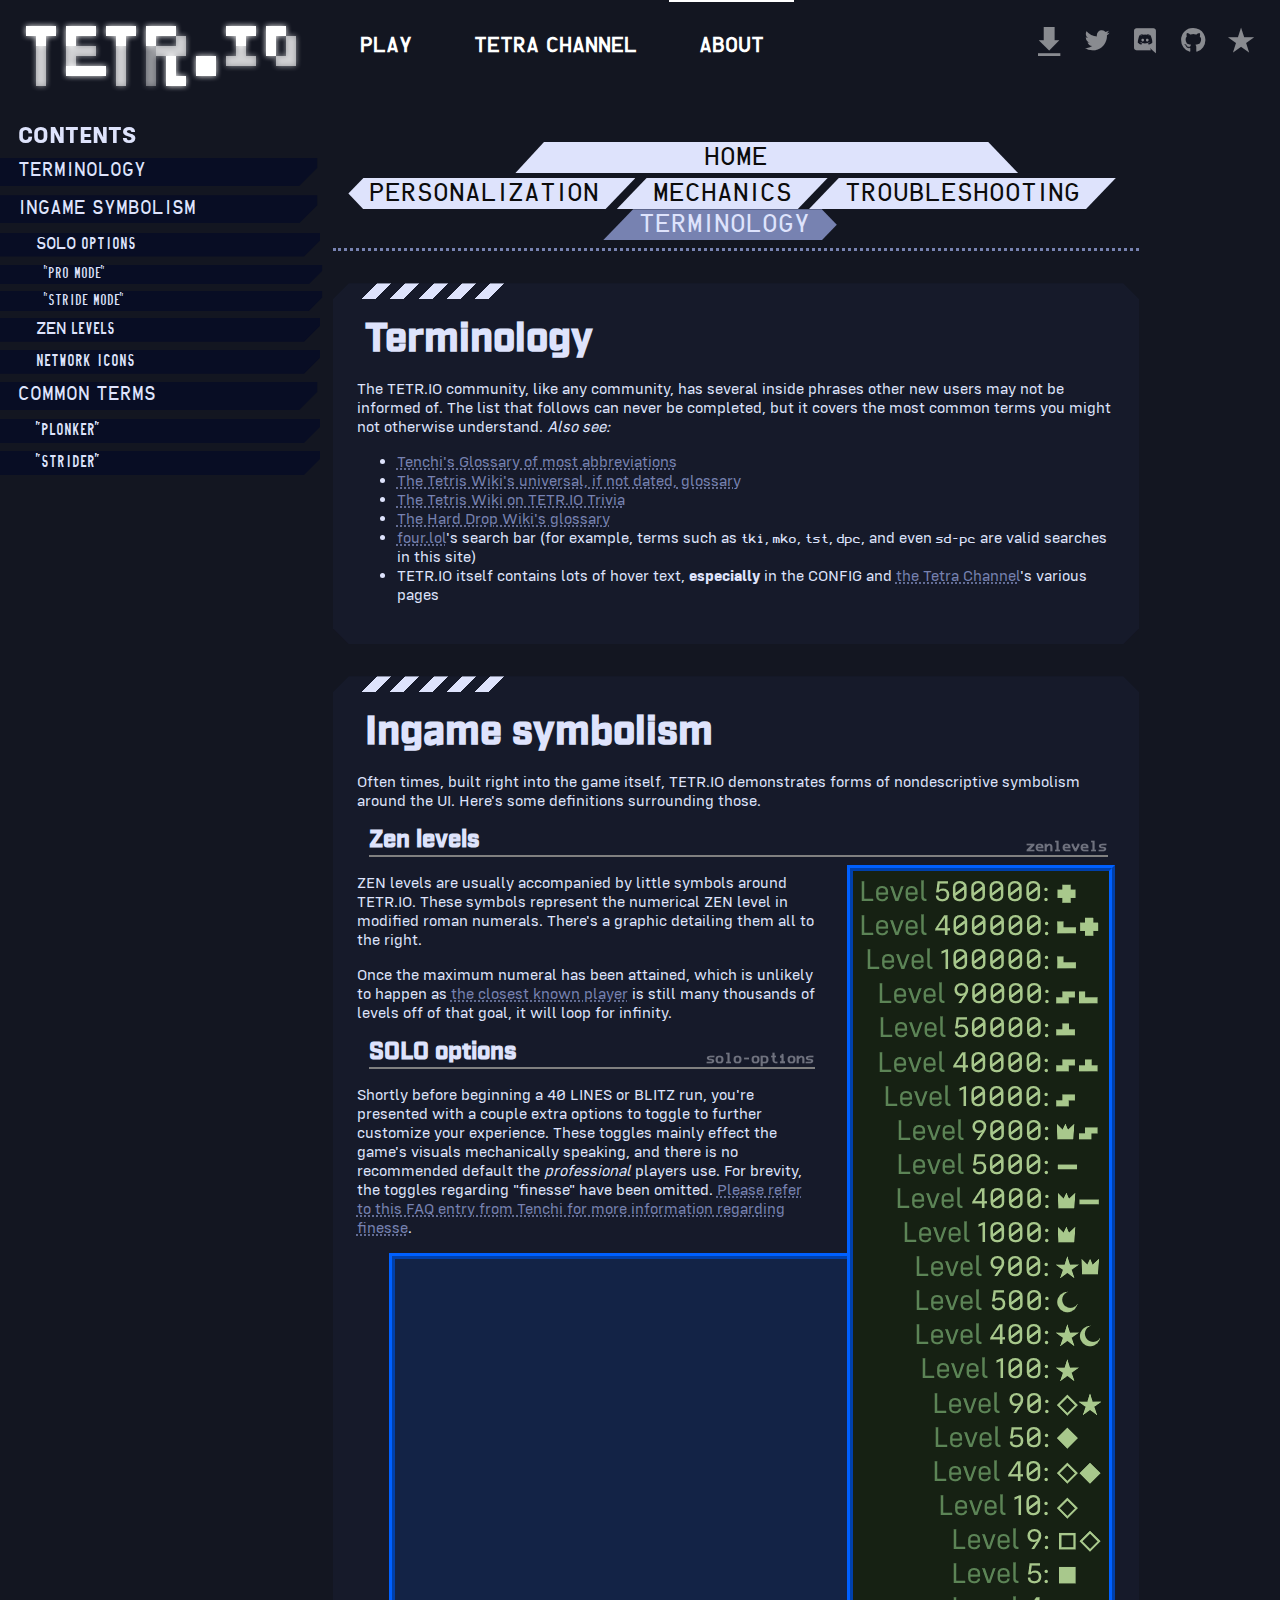
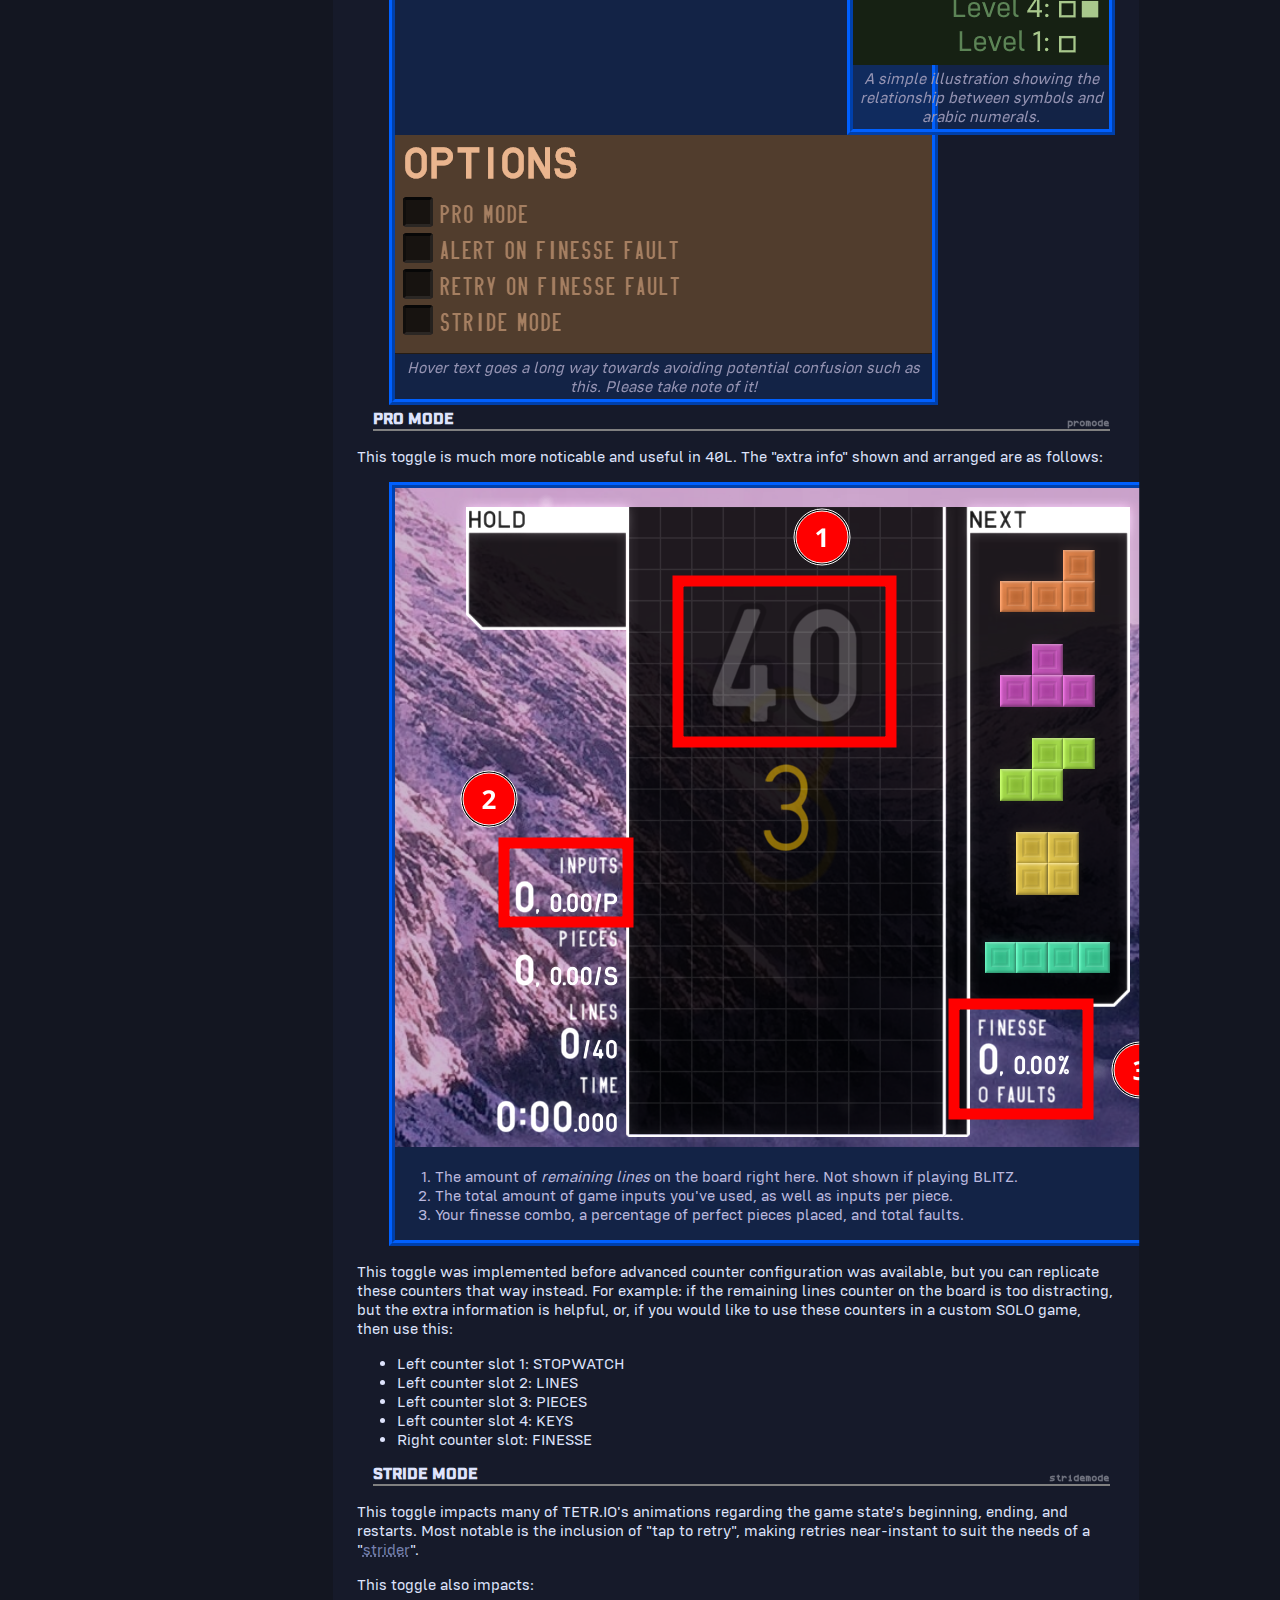
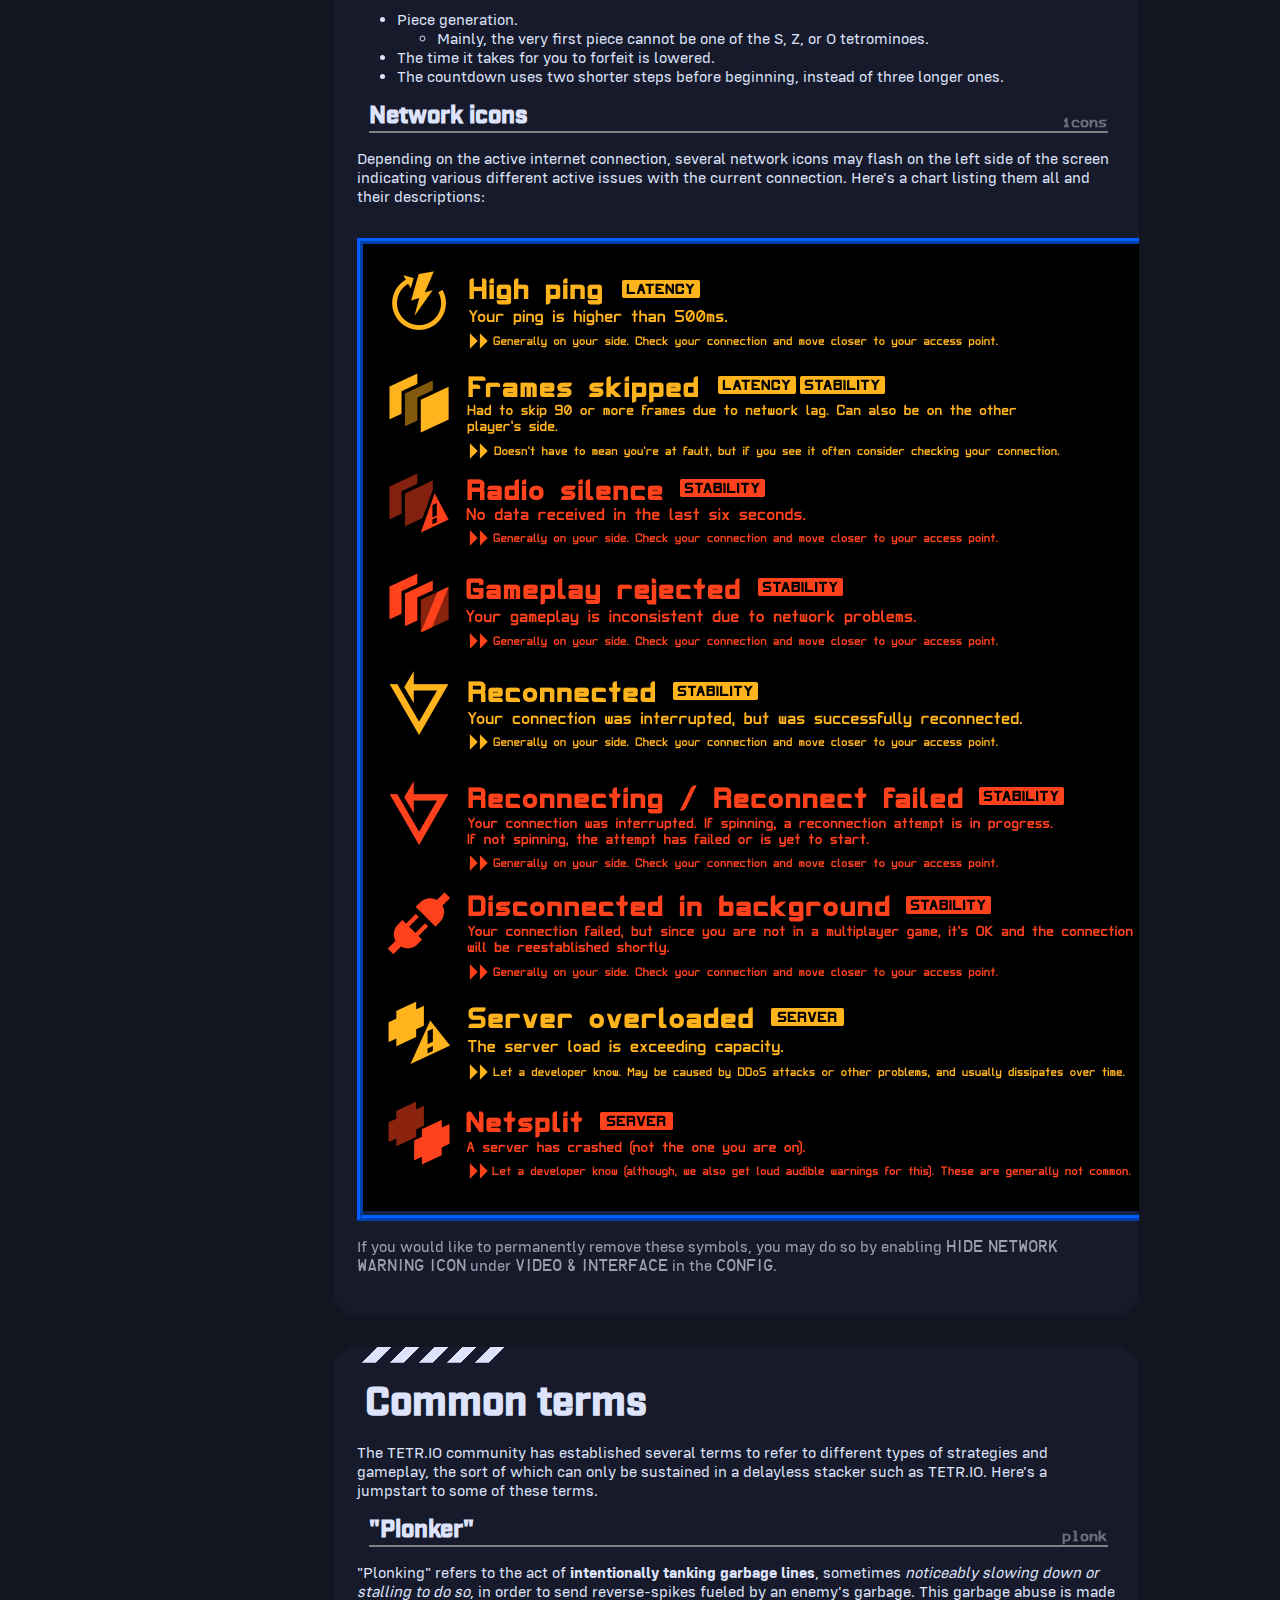
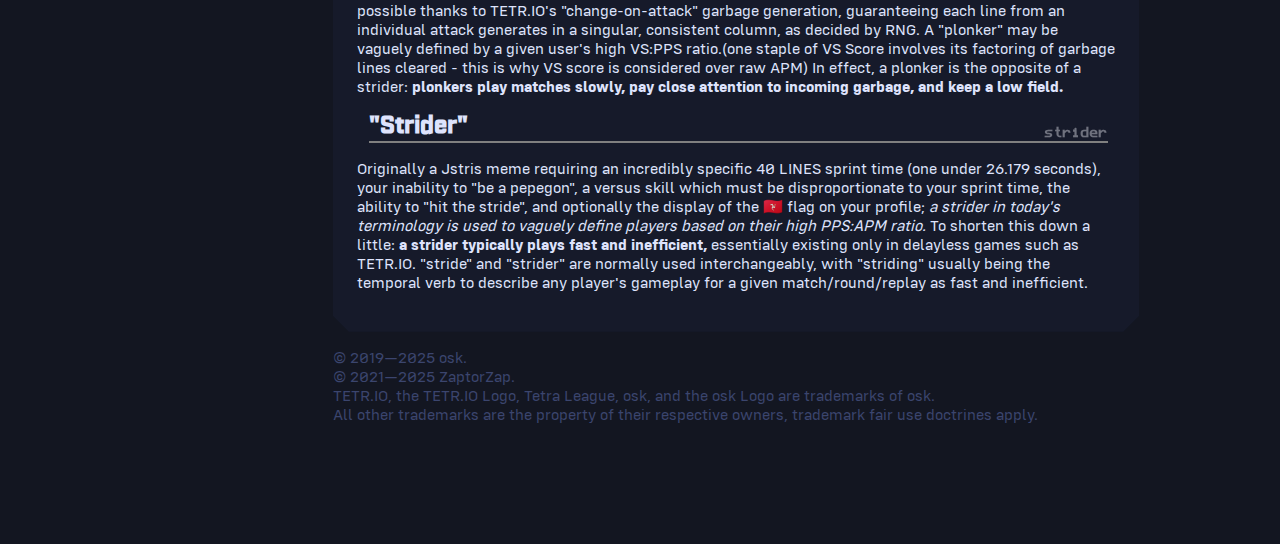
<file: terminology.html>
<!DOCTYPE html>
<html><head>
<meta http-equiv="content-type" content="text/html; charset=UTF-8">
	<title>ABOUT TERMINOLOGY - TETR.IO</title>
	<link rel="stylesheet" type="text/css" href="res/style.css">
	<meta charset="utf-8">
	<meta name="author" content="TETR.IO's Frequently Asked Questions — Terminology">
	<meta name="description" content="The TETR.IO community, like any community, has several inside phrases other new users may not be informed of. The info that's in this page can never be completed, but it covers the most common terms you might not otherwise understand.">
	<meta property="og:image" content="https://repository-images.githubusercontent.com/430313654/7b437637-79c6-461a-8118-e6e921951c41">
	<meta property="og:description" content="The TETR.IO community, like any community, has several inside phrases other new users may not be informed of. The info that's in this page can never be completed, but it covers the most common terms you might not otherwise understand.">
	<meta property="og:title" content="TETR.IO's Frequently Asked Questions">
	<meta name="twitter:card" content="summary_large_image">
	<meta name="twitter:domain" value="tetrio.github.io">
	<meta name="twitter:description" value="The TETR.IO community, like any community, has several inside phrases other new users may not be informed of. The info that's in this page can never be completed, but it covers the most common terms you might not otherwise understand.">
	<meta name="twitter:image" content="https://repository-images.githubusercontent.com/430313654/7b437637-79c6-461a-8118-e6e921951c41">
	<meta name="twitter:url" value="https://tetrio.github.io/faq">
	<style>
		.dangerdanger {
			background: repeating-linear-gradient(-45deg, #960E0E, #960E0E 10px, #750A0A 10px, #750A0A 20px);
			text-align: center !important;
			color: #FFF;
			font-size: 1.1em;
		}
		.warnwarn {
			background: repeating-linear-gradient(-45deg, #96580E, #96580E 10px, #75490A 10px, #75490A 20px);
			text-align: center !important;
			color: #FFF;
		}

		.vl h1, .vl h1, .vl h2 {
			margin: 0;
		}
		.vl p {
			margin: 0;
		}

		.typetag {
			display: inline-block;
			padding: 0.1em 0.3em;
			border-radius: 3px;
			box-shadow: 0px 2px 4px #0006;
			background-color: #7782B1;
		}
		.typetag ~ span {
			color: #7782B1;
		}

		.vl li b + span {
			color: #7782B1;
		}
		.vl li b + span + span {
			color: #F31E55;
			font-weight: 900;
		}

		code {
			font-family: 'PFW';
		}

		.warning {
			background-color: #2A1B16;
			color: #FFA904;
			border-radius: 3px;
			padding: 0.5em 1em;
		}

		.hint {
			background-color: #162A1C;
			color: #04FF5D;
			border-radius: 3px;
			padding: 0.5em 1em;
		}
	</style>
</head>
<body>
	<header>
		<a class="major_item pi_play" href="https://tetr.io/">PLAY</a>
		<a class="major_item pi_ch" href="https://ch.tetr.io/">TETRA CHANNEL</a>
		<a class="major_item pi_about active" href="https://tetr.io/about/">ABOUT</a>

		<a class="major_item_r" target="_blank" title="Support TETR.IO or gift supporter status and get cool benefits!" href="https://l.tetr.io/support">ǹ</a>
		<a class="major_item_r" target="_blank" title="View the TETR.IO issue tracker - report bugs and pitch ideas to improve TETR.IO" href="https://github.com/tetrio/issues">Ǻ</a>
		<a class="major_item_r" target="_blank" title="Join the TETR.IO Discord - follow updates, give feedback and have fun" href="https://l.tetr.io/discord">ǻ</a>
		<a class="major_item_r" target="_blank" title="Follow TETR.IO on Twitter - be the first to hear about updates" href="https://twitter.com/tetriogame">Ǽ</a>
		<a class="major_item_r" target="_blank" title="Get TETR.IO Desktop" href="https://tetr.io/about/desktop">Ǿ</a>
	</header>
	<img id="major_logo" src="res/logo.png">

<div id="toc">
	<h1>CONTENTS</h1>
	<a href="#terminology">TERMINOLOGY</a>
	<a href="#symbolism">INGAME SYMBOLISM</a>
	<a href="#soloptions" class="indent">SOLO options</a>
	<a href="#promode" class="indent2">"pro mode"</a>
	<a href="#stridemode" class="indent2">"stride mode"</a>
	<a href="#zenlevels" class="indent">ZEN levels</a>
	<a href="#icons" class="indent">network icons</a>
	<a href="#common-terms">COMMON TERMS</a>
	<a href="#plonk" class="indent">"plonker"</a>
	<a href="#strider" class="indent">"strider"</a>
</div>

<span class="itemlist centeralign">
<a class="topitem" href=".">HOME</a>
<a class="pageitem firstpageitem" href="./personalization.html">PERSONALIZATION</a>
<a class="pageitem" href="./mechanics.html">MECHANICS</a>
<a class="pageitem" href="./troubleshooting.html">TROUBLESHOOTING</a>
<a class="pageitem current" href="">TERMINOLOGY</a>
</span>

<section id="terminology">
<h1>Terminology</h1>
    <p>The TETR.IO community, like any community, has several inside phrases other new users may not be informed of. The list that follows can never be completed, but it covers the most common terms you might not otherwise understand. <em>Also see:</em></p>
<ul>
    <li><a class="lna" href="https://tetrio.team2xh.net/?t=faq#glossary">Tenchi&#39;s Glossary of most abbreviations</a></li>
    <li><a class="lna" href="https://tetris.wiki/Glossary">The Tetris Wiki&#39;s universal, if not dated, glossary</a></li>
    <li><a class="lna" href="https://tetris.wiki/TETR.IO#Trivia">The Tetris Wiki on TETR.IO Trivia</a></li>
    <li><a class="lna" href="https://harddrop.com/wiki/Glossary">The Hard Drop Wiki&#39;s glossary</a></li>
    <li><a class="lna" href="https://four.lol/">four.lol</a>&#39;s search bar (for example, terms such as <code>tki</code>, <code>mko</code>, <code>tst</code>, <code>dpc</code>, and even <code>sd-pc</code> are valid searches in this site)</li>
    <li>TETR.IO itself contains lots of hover text, <strong>especially</strong> in the CONFIG and <a class="lna" href="https://ch.tetr.io/">the Tetra Channel</a>&#39;s various pages</li>
</ul>
</section>

<section id="symbolism">
<h1>Ingame symbolism</h1>
    <p>Often times, built right into the game itself, TETR.IO demonstrates forms of nondescriptive symbolism around the UI. Here&#39;s some definitions surrounding those.</p>
<h2 id="zenlevels">Zen levels<span class="shorthand">zenlevels</span></h2>
<div style="float: right;" class="gallery">
<img src="res/faq/terminology/zenlevels.png">
<p class="description">A simple illustration showing the relationship between symbols and arabic numerals.</p>
</div>
	<p>ZEN levels are usually accompanied by little symbols around TETR.IO. These symbols represent the numerical ZEN level in modified roman numerals. There's a graphic detailing them all to the right.</p>
    <p>Once the maximum numeral has been attained, which is unlikely to happen as <a class="lna" href="https://ch.tetr.io/u/blb">the closest known player</a> is still many thousands of levels off of that goal, it will loop for infinity.</p>
<h2 id="solo-options">SOLO options<span class="shorthand">solo-options</span></h2>
    <p>Shortly before beginning a 40 LINES or BLITZ run, you&#39;re presented with a couple extra options to toggle to further customize your experience. These toggles mainly effect the game&#39;s visuals mechanically speaking, and there is no recommended default the <em>professional</em> players use. For brevity, the toggles regarding &quot;finesse&quot; have been omitted. <a class="lna" href="https://tetrio.team2xh.net/?t=faq#finesse">Please refer to this FAQ entry from Tenchi for more information regarding finesse</a>.</p>
<div class="gallery">
<img src="res/faq/terminology/hovertext.gif">
<p class="description">Hover text goes a long way towards avoiding potential confusion such as this. Please take note of it!</p>
</div>

<h3 id="promode">PRO MODE<span class="shorthand">promode</span></h3>
    <p>This toggle is much more noticable and useful in 40L. The &quot;extra info&quot; shown and arranged are as follows:</p>
<div class="gallery">
<img src="res/faq/terminology/promode.png">
<ol style="text-align: left;">
    <li>The amount of <em>remaining lines</em> on the board right here. Not shown if playing BLITZ.</li>
    <li>The total amount of game inputs you&#39;ve used, as well as inputs per piece.</li>
    <li>Your finesse combo, a percentage of perfect pieces placed, and total faults.</li>
</ol>
</div>
    <p>This toggle was implemented before advanced counter configuration was available, but you can replicate these counters that way instead. For example: if the remaining lines counter on the board is too distracting, but the extra information is helpful, or, if you would like to use these counters in a custom SOLO game, then use this:</p>
<ul>
    <li>Left counter slot 1: STOPWATCH</li>
    <li>Left counter slot 2: LINES</li>
    <li>Left counter slot 3: PIECES</li>
    <li>Left counter slot 4: KEYS</li>
    <li>Right counter slot: FINESSE</li>
</ul>

<h3 id="stridemode">STRIDE MODE<span class="shorthand">stridemode</span></h3>
    <p>This toggle impacts many of TETR.IO&#39;s animations regarding the game state&#39;s beginning, ending, and restarts. Most notable is the inclusion of &quot;tap to retry&quot;, making retries near-instant to suit the needs of a &quot;<a class="lna" href="#strider">strider</a>&quot;.</p>
    <p>This toggle also impacts:</p>
<ul>
    <li>Piece generation.<ul>
        <li>Mainly, the very first piece cannot be one of the S, Z, or O tetrominoes.</li>
</ul>
</li>
    <li>The time it takes for you to forfeit is lowered.</li>
        <li>The countdown uses two shorter steps before beginning, instead of three longer ones.</li>
</ul>

<h2 id="icons">Network icons<span class="shorthand">icons</span></h2>
    <p>Depending on the active internet connection, several network icons may flash on the left side of the screen indicating various different active issues with the current connection. Here&#39;s a chart listing them all and their descriptions:</p>
<div class="gallery centeralign">
<img src="res/faq/terminology/networkicons.png">
</div>
	<p class="unemphasis">If you would like to permanently remove these symbols, you may do so by enabling <span style="font-family: HUN;">HIDE NETWORK WARNING ICON</span> under <span style="font-family: HUN;">VIDEO &amp; INTERFACE</span> in the <span style="font-family: HUN;">CONFIG</span>.</p>
</section>

<section id="common-terms">
<h1>Common terms</h1>
    <p>The TETR.IO community has established several terms to refer to different types of strategies and gameplay, the sort of which can only be sustained in a delayless stacker such as TETR.IO. Here&#39;s a jumpstart to some of these terms. </p>
<h2 id="plonk">&quot;Plonker&quot;<span class="shorthand">plonk</span></h2>
    <p>&quot;Plonking&quot; refers to the act of <strong>intentionally tanking garbage lines</strong>, sometimes <em>noticeably slowing down or stalling to do so</em>, in order to send reverse-spikes fueled by an enemy&#39;s garbage. This garbage abuse is made possible thanks to TETR.IO&#39;s &quot;change-on-attack&quot; garbage generation, guaranteeing each line from an individual attack generates in a singular, consistent column, as decided by RNG. A &quot;plonker&quot; may be vaguely defined by a given user&#39;s high VS:PPS ratio.(one staple of VS Score involves its factoring of garbage lines cleared - this is why VS score is considered over raw APM) In effect, a plonker is the opposite of a strider: <strong>plonkers play matches slowly, pay close attention to incoming garbage, and keep a low field.</strong></p>
<h2 id="strider">&quot;Strider&quot;<span class="shorthand">strider</span></h2>
    <p>Originally a Jstris meme requiring an incredibly specific 40 LINES sprint time (one under 26.179 seconds), your inability to &quot;be a pepegon&quot;, a versus skill which must be disproportionate to your sprint time, the ability to &quot;hit the stride&quot;, and optionally the display of the 🇮🇲 flag on your profile; <em>a strider in today&#39;s terminology is used to vaguely define players based on their high PPS:APM ratio.</em> To shorten this down a little: <strong>a strider typically plays fast and inefficient,</strong> essentially existing only in delayless games such as TETR.IO. &quot;stride&quot; and &quot;strider&quot; are normally used interchangeably, with &quot;striding&quot; usually being the temporal verb to describe any player&#39;s gameplay for a given match/round/replay as fast and inefficient.</p>
</section>

<div style="margin-left: 12em;" class="disclaimer-footer">
		© 2019—2025 osk.<br>
		© 2021—2025 ZaptorZap.<br>
		TETR.IO, the TETR.IO Logo, Tetra League, osk, and the osk Logo are trademarks of osk.<br>
		All other trademarks are the property of their respective owners, trademark fair use doctrines apply.
</div>
</body></html>
</file>
<file: res/style.css>
@font-face {
	src: url('hun2.ttf');
	font-family: 'HUN';
}

@font-face {
	src: url('pfw.ttf');
	font-family: 'PFW';
}

@font-face {
	font-family: 'C';
	font-weight: 500;
	src: url('cr.ttf');
}
@font-face {
	font-family: 'C';
	font-weight: 900;
	src: url('cb.ttf');
}
@font-face {
	font-family: 'IND';
	src: url('ind.ttf');
}

.ns {
   -moz-user-select: none !important;
   -khtml-user-select: none !important;
   -webkit-user-select: none !important;
   -ms-user-select: none !important;
   user-select: none !important;
}

.ns::selection,
.ns *::selection {
	background-color: inherit;
	color: inherit;
	text-shadow: inherit;
}

#toc {
	position: fixed;
	left: 0;
	top: 0;
	bottom: 0;
	width: calc(10vw + 13em);
	padding-top: 7em;
	padding-bottom: 1em;
	overflow-y: auto;
	overflow-x: hidden;
	z-index: 10;
	direction: rtl;
}

#toc h1 {
	font-size: 1.5em;
	color: #DEE3FC;
	padding-left: 0.75em;
	margin: 0;
	margin-bottom: 0.35em;
	margin-top: 0.35em;
	direction: ltr;
}

#toc a {
	display: block;
	font-size: 1.15em;
	background-color: #080D24;
	padding: 0.25em 1em;
	padding-left: 2em;
	transform: translateX(-1em);
	color: #DEE3FC;
	font-family: 'HUN';
	text-decoration: none;
	margin-bottom: 0.5em;
	clip-path: polygon(0 0, 100% 0, 100% calc(100% - 1em), calc(100% - 1em) 100%, 0 100%);
	transition: 0.3s background-color, 0.3s color, 0.3s transform;
	direction: ltr;
}
#toc a.indent {
	padding-left: 3.25em;
	font-size: 1.0em;
	color: #DEE3FC;
	background-color: #080D24;
}
#toc a.indent2 {
	padding-left: 4.25em;
	font-size: 0.85em;
	color: #DEE3FC;
	background-color: #080D24;
}

#toc a.indent3 {
	padding-left: 5.25em;
	font-size: 0.80em;
	color: #DEE3FC;
	background-color: #080D24;
}

#toc a:hover {
	color: #FFF;
	background-color: #080D24;
	transform: translateX(-0.7em);
}
#toc a:active {
	color: #000;
	background-color: #080D24;
	transform: translateX(0);
	transition: 0.05s background-color, 0.05s color, 0.05s transform;
}

section {
	background: #161A2A;
	--bef-color: #DEE3FC;
	padding: 1.5em;
	margin-top: 2em;
	margin-left: 12em;
	clip-path: polygon(1em 0%, calc(100% - 1em) 0%, 100% 1em, 100% calc(100% - 1em), calc(100% - 1em) 100%, 1em 100%, 0% calc(100% - 1em), 0% 1em);
	position: relative;
}

section::before {
	content: '';
	position: absolute;
	left: 1.5em;
	top: 0;
	width: 10em;
	height: 1em;
	background: repeating-linear-gradient(-45deg, var(--bef-color) 0px, var(--bef-color) 10px, #0000 10px, #0000 20px);
	clip-path: polygon(1em 0%, 100% 0%, calc(100% - 1em) 100%, 0 100%);
}

blockquote {
	font-style: italic;
	filter: brightness(90%);
	border-left: 3px dotted #7782B1;
	padding-left: 1em;
	margin-left: 0.3em;
}

figcaption {
	font-style: italic;
	filter: brightness(90%);
	margin-top: -0.5em;
	margin-left: 2%;
}

body {
	background: bottom left / 300px 50px repeat-x url('https://tetr.io/res/about/about-footer.png'), #131621;
	padding: 5em 11vw;
	padding-bottom: 7.5em;
	margin: 0;
	color: #DEE3FC;
	font-family: 'C';
	min-height: calc(100vh - 12.5em);
}

header {
	position: relative;
	margin: -5em -11vw;
	margin-bottom: 2.5em;
	height: 102px;
	background: top left / cover no-repeat url('https://tetr.io/res/about/about-header.png');
	padding-left: 330px;
	padding-right: 16px;
	overflow: hidden;
}

header::after {
	content: '';
	position: absolute;
	left: 0;
	right: 0;
	height: 30px;
	bottom: 0;
	background: url('https://tetr.io/res/about/about-header-overlay.png');
	pointer-events: none;
}

header>.major_item {
	display: inline-block;
	font-family: 'HUN';
	padding: 0 1.5em;
	line-height: 90px;
	height: 100px;
	color: #FFF;
	font-weight: 900;
	font-size: 1.25em;
	border-top: 2px solid #0000;
	cursor: pointer;
	text-decoration: none;
	transition: 0.1s border-top, 0.1s background-color;
	margin-right: -2px;
}
header>.major_item:hover {
	background-color: #FFF2;
	border-top: 2px solid #FFF;
}
header>.major_item:active {
	background-color: #FFF5;
	border-top: 2px solid #FFF;
	transition: 0.05s border-top, 0.05s background-color;
}
header>.major_item.active {
	border-top: 2px solid #FFF;
}

header>.major_item_r {
	display: inline-block;
	font-family: 'HUN';
	float: right;
	padding: 0 0.25em;
	line-height: 90px;
	height: 100px;
	color: #FFF;
	font-weight: 500;
	font-size: 2.5em;
	cursor: pointer;
	text-decoration: none;
	transition: 0.1s opacity;
	opacity: 0.5;
	margin-left: 2px;
}
header>.major_item_r:hover {
	opacity: 1;
}

#major_logo {
	position: absolute;
	left: 16px;
	top: 16px;
}

.panel {
	margin: 0;
}
.panel.hidden {
	display: none;
}

.panel>h1 {
	color: #3B456E;
	font-size: 2em;
	font-family: 'HUN';
	margin-top: 1em;
	margin-bottom: 0;
	padding-left: 0.5em;
}

.panel>table {
	width: 100%;
	border-spacing: 3px;
}

.panel>table td {
	background-color: #161A2A;
	border-radius: 3px;
	box-shadow: 0px 2px 4px #0004;
	padding: 1em;
	vertical-align: top;
	text-align: left;
}

pre {
	font-family: 'PFW';
	margin: 0;
	font-size: 1em;
}

.panel>table td.pb {
	text-align: center;
	vertical-align: middle;
}
.pagebutton {
	display: block;
	margin: -0.5em;
	padding: 0.5em;
	padding-top: 0.6em;
	font-size: 2em;
	font-family: 'HUN';
	color: #7782B1;
	font-weight: 900;
	text-decoration: none;
	transition: 0.3s background-color, 0.3s color;
}
.pagebutton:hover {
	color: #FFF;
	background-color: #7782B1;
}

.long a, .lna {
	color: #7782B1;
	text-decoration: underline dotted;
}

.long a, .tiplink {
	color: unset;
	filter: brightness(120%);
}

.gallery {
	margin-left: 2em;
	text-align: center;
	border: 6px ridge #0060FF;
	background: #0060FF22;
	color: #BAB8DF;
	width: min-content;
}

div.gallery hr {
	color: #0060FF;
}

.description {
	font-style: italic;
	margin-top: 0em;
	margin-bottom: 0.2em;
	padding-left: 0.2em;
	padding-right: 0.2em;
	filter: brightness(80%);
}

.tip-blue {
	float: right;
	margin-top: 0em;
	margin-bottom: 0em;
	margin-left: 1em;
	padding: 0.5em;
	text-align: center;
	border: 6px ridge #84F2FF;
	background: #25464A;
	color: #84F2FF;
}

.warning-red {
	float: right;
	margin-top: 0em;
	margin-bottom: 0em;
	margin-left: 1em;
	padding: 0.5em;
	text-align: center;
	border: 6px ridge #F31E55;
	background: #400000;
	color: #F31E55;
}

.centeralign {
	display: block; 
	margin-top: 2em;
	margin-right: auto;
	margin-left: auto;
}

img.ii {
	display: inline-block;
	height: 1em;
	position: relative;
	top: 0.2em;
}

#back {
	background-color: #161A2A;
	border-radius: 3px;
	box-shadow: 0px 2px 4px #0004;
	display: inline-block;
	padding: 0.5em 1em;
	padding-top: 0.6em;
	margin-bottom: 0.25em;
	font-size: 1.5em;
	font-family: 'HUN';
	color: #7782B1;
	font-weight: 900;
	text-decoration: none;
	transition: 0.3s background-color, 0.3s color;
}
#back:hover {
	color: #FFF;
	background-color: #7782B1;
}

#about_line_logo {
	height: 1.25em;
	vertical-align: bottom;
}

.panel>table td.centered {
	text-align: center;
}

#loader {
	text-align: center;
}

.pkg {
	cursor: pointer;
}

.pkg>a {
	display: inline-block;
	color: #7782B1;
	transition: 0.3s color;
	text-decoration: none;
	float: right;
}
.pkg>a:hover {
	display: block;
	color: #FFF;
}

.pkg>pre {
	color: #7782B1;
	padding: 1em;
	margin: -1em;
	margin-top: 1em;
	background-color: #080A11;
	white-space: pre-wrap;
	overflow-wrap: break-word;
	word-wrap: break-word;
}

.pkg:not(.open)>pre {
	display: none;
}

.unemphasis {
	filter: brightness(70%);
}

.changelog_item h1 {
	font-size: 3em;
	margin: 0;
	margin-top: -0.2em;
}
.changelog_item h1>.vanchor {
	color: inherit;
	text-decoration: none;
}
.changelog_item h1>.vanchor:hover {
	color: #FFF;
}
.changelog_item h6 {
	font-size: 0.9em;
	margin: 0;
	font-weight: 500;
	opacity: 0.5;
	margin-bottom: 1em;
}

.changelog_item h2 {
	font-size: 1.25em;
	margin: 0;
	margin-top: 1em;
	margin-bottom: 0.15em;
	font-weight: 900;
	position: relative;
	z-index: 0;
}
.changelog_item h2:first-of-type {
	margin-top: 0;
}
.changelog_item h2::before {
	content: "";
	display: block;
	position: absolute;
	left: 0;
	top: calc(50% - 0.05em);
	right: 0;
	bottom: calc(50% - 0.05em);
	background-color: currentColor;
	pointer-events: none;
	z-index: -2;
}
.changelog_item h2::after {
	content: attr(data-content);
	display: inline-block;
	position: absolute;
	left: 0;
	top: 0;
	padding-right: 0.5em;
	bottom: 0;
	color: transparent;
	pointer-events: none;
	background-color: #161A2A;
	z-index: -1;
}

.changelog_item p {
	font-size: 0.95em;
	margin: 0;
	margin-bottom: 0.25em;
	padding-left: 1em;
}

.itemlist {
	margin-top: 2em;
	position: relative;
	text-align: center;
	margin-left: 12em;
	padding-bottom: 0.5em;
	border-bottom: 3px #7782B1 dotted;
}
.topitem {
	display: block;
	color: #0c0c0c;
	background-color: #DEE3FC;
	padding: 0.1em 1.5em;
	padding-top: 0.2em;
	margin-bottom: 0.2em;
	clip-path: polygon(8.8em 0, calc(85% - 1.25em) 0, 85% 100%, 7.6em 100%);
	transition: 0.2s color, 0.2s background-color;
	font-family: HUN;
	font-size: 150%;
	text-decoration: none;
}
.pageitem {
	display: inline-block;
	color: #0c0c0c;
	background-color: #DEE3FC;
	padding: 0.1em 1.5em;
	padding-top: 0.2em;
	margin-left: -0.95em;
	clip-path: polygon(1.25em 0, 100% 0, calc(100% - 1.25em) 100%, 0 100%);
	transition: 0.2s color, 0.2s background-color;
	font-family: HUN;
	font-size: 150%;
	text-decoration: none;
}
.firstpageitem {
	clip-path: polygon(1.25em 0, 100% 0, calc(100% - 1.25em) 100%, 1.25em 100%, 0.625em 50%);
}
.pageitem:last-child {
	clip-path: polygon(1.25em 0, 90% 0, calc(90% + 0.625em) 50%, calc(90% - 0em) 100%, 0 100%)
}
.pageitem:first-child:last-child {
	clip-path: polygon(1.25em 0, calc(100% - 1.25em) 0, 100% 100%, 1.25em 100%, 0.625em 50%);
}

.pageitem:hover {
	background-color: #FFF;
}
.pageitem:active {
	background-color: #000;
	color: #FFF !important;
	transition: 0s color, 0s background-color;
}
.pageitem.current {
	color: #DEE3FC;
	background-color: #7782B1;
}
.topitem:hover {
	background-color: #FFF;
}
.topitem:active {
	background-color: #000;
	color: #FFF !important;
	transition: 0s color, 0s background-color;
}
.topitem.current {
	color: #DEE3FC;
	background-color: #7782B1;
}

section h1 {
	font-family: IND;
	font-size: 2.5em;
	margin: 0.2em;
}
section h1>.vanchor {
	color: inherit;
	text-decoration: none;
}
section h1>.vanchor:hover {
	color: #FFF;
}

section h2 {
	font-family: IND;
	font-size: 1.5em;
	margin: 0.3em;
	margin-left: 0.5em;
	border-bottom: 2px grey solid;
	display: grid;
	grid-template-columns: repeat(1, 1fr);
}

section h3 {
	font-family: IND;
	font-size: 1em;
	margin: 0.3em;
	margin-left: 0.8em;
	border-bottom: 2px grey solid;
	display: grid;
	grid-template-columns: repeat(1, 1fr);
}

section h3 {
	font-family: IND;
	font-size: 1em;
	margin: 0.3em;
	margin-left: 1em;
	border-bottom: 2px grey solid;
	display: grid;
	grid-template-columns: repeat(1, 1fr);
}

section h4 {
	font-family: IND;
	font-size: 1em;
	margin: 0.3em;
	margin-left: 1.2em;
	border-bottom: 2px grey solid;
	display: grid;
	grid-template-columns: repeat(1, 1fr);
}

.shorthand { /* as in bb shorthands */
	font-size: 70%;
	font-family: PFW;
	filter: brightness(50%);
	grid-column: 3;
	align-self: flex-end;
}

.panel td.light {
	background: none;
	box-shadow: none;
	color: #6579C8;
	font-style: italic;
}

.disclaimer-footer {
	margin-top: 1em;
	color: #3B456E;
}
</file>
